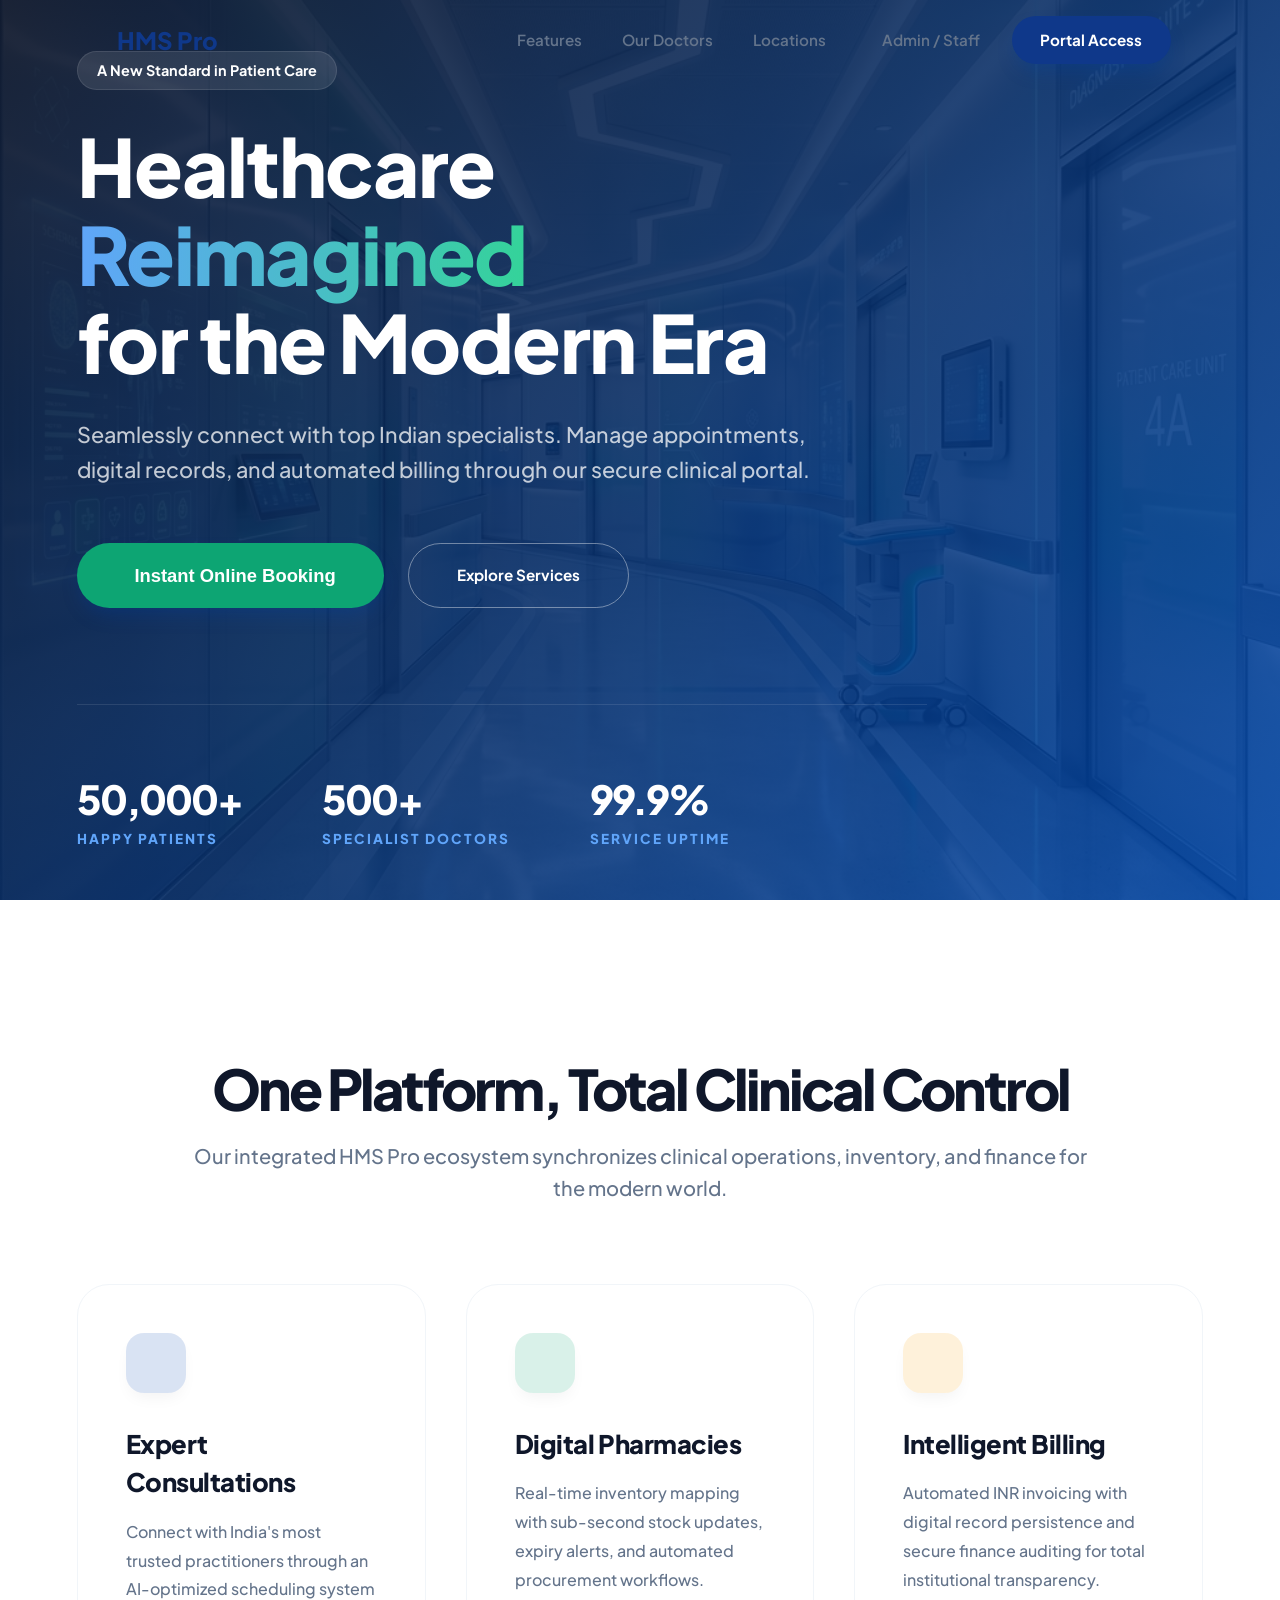
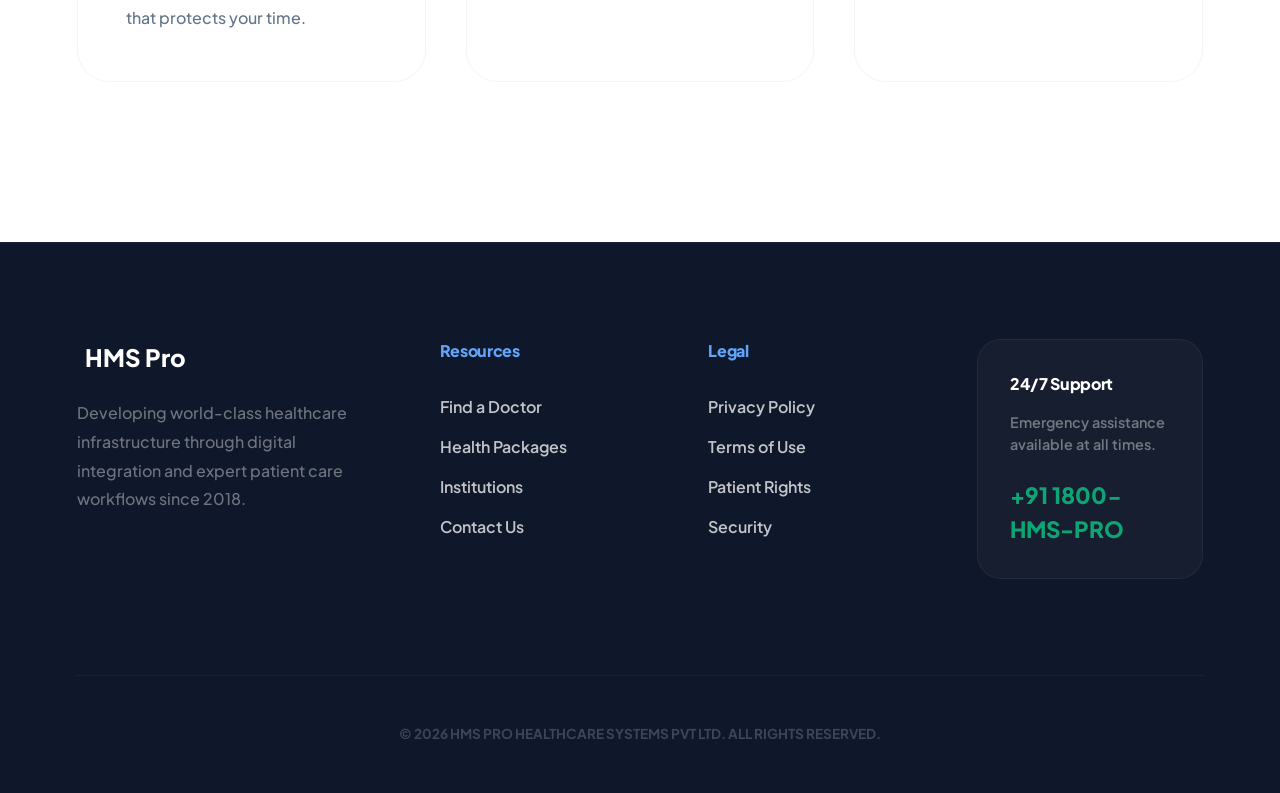
<file: index.html>
<!DOCTYPE html>
<html lang="en">

<head>
    <meta charset="UTF-8">
    <meta name="viewport" content="width=device-width, initial-scale=1.0">
    <meta name="description"
        content="HMS Pro - Premium Indian Healthcare Management System. Book appointments with top specialists online.">
    <title>HMS Pro | Premium Indian Healthcare</title>
    <link href="https://fonts.googleapis.com/css2?family=Plus+Jakarta+Sans:wght@400;500;600;700;800&display=swap"
        rel="stylesheet">
    <link rel="stylesheet" href="style.css">
    <link rel="stylesheet" href="https://unicons.iconscout.com/release/v4.0.0/css/line.css">
</head>

<body style="display: block;">
    <!-- Navigation -->
    <nav class="sticky-nav" id="main-nav">
        <div class="container flex-between">
            <a href="#" class="hero-logo">
                <i class="uil uil-medkit"></i> HMS Pro
            </a>
            <button id="mobile-menu-btn" class="hidden-desktop">
                <i class="uil uil-bars"></i>
            </button>
            <div class="nav-links" id="nav-links">
                <a href="#features" class="nav-link">Features</a>
                <a href="#about" class="nav-link">Our Doctors</a>
                <a href="#contact" class="nav-link">Locations</a>
                <div style="display: flex; gap: 1rem; align-items: center;">
                    <a href="login.html" class="nav-link" style="padding: 0.6rem 1rem;">Admin / Staff</a>
                    <a href="login.html" class="btn btn-primary" id="portal-access-btn">
                        Portal Access
                    </a>
                </div>
            </div>
        </div>
    </nav>

    <!-- Hero Section -->
    <header class="hero">
        <div class="hero-image-overlay"
            style="background: linear-gradient(135deg, rgba(15, 23, 42, 0.92), rgba(0, 71, 171, 0.85)), url('assets/hero-bg.png') center/cover;">
        </div>

        <div class="hero-content animate-fade-in-up">
            <div class="hero-tag">A New Standard in Patient Care</div>
            <h1>Healthcare <span>Reimagined</span><br>for the Modern Era</h1>
            <p
                style="color: rgba(255, 255, 255, 0.75); font-size: 1.35rem; max-width: 750px; margin-bottom: 3.5rem; line-height: 1.6; font-weight: 500;">
                Seamlessly connect with top Indian specialists. Manage appointments, digital records,
                and automated billing through our secure clinical portal.
            </p>
            <div class="hero-actions">
                <button class="btn btn-primary" id="instant-booking-btn"
                    style="padding: 1.25rem 3rem; font-size: 1.15rem; background: var(--success);"
                    onclick="HMS.openModal('booking-modal')">
                    <i class="uil uil-plus-circle"></i> Instant Online Booking
                </button>
                <a href="#features" class="btn btn-outline"
                    style="color: white; border-color: rgba(255, 255, 255, 0.4); padding: 1.25rem 3rem;">
                    Explore Services
                </a>
            </div>

            <!-- Hero Stats Row -->
            <div class="hero-stats-row"
                style="display: flex; gap: 5rem; margin-top: 6rem; border-top: 1px solid rgba(255,255,255,0.1); padding-top: 4rem;">
                <div class="stat-item">
                    <h3 style="color: white; font-size: 2.5rem; font-weight: 800; letter-spacing: -2px;">50,000+</h3>
                    <p style="color: #60A5FA; font-size: 0.85rem; font-weight: 800; letter-spacing: 2px;">HAPPY PATIENTS
                    </p>
                </div>
                <div class="stat-item">
                    <h3 style="color: white; font-size: 2.5rem; font-weight: 800; letter-spacing: -2px;">500+</h3>
                    <p style="color: #60A5FA; font-size: 0.85rem; font-weight: 800; letter-spacing: 2px;">SPECIALIST
                        DOCTORS</p>
                </div>
                <div class="stat-item">
                    <h3 style="color: white; font-size: 2.5rem; font-weight: 800; letter-spacing: -2px;">99.9%</h3>
                    <p style="color: #60A5FA; font-size: 0.85rem; font-weight: 800; letter-spacing: 2px;">SERVICE UPTIME
                    </p>
                </div>
            </div>
        </div>
    </header>

    <!-- Features Section -->
    <section id="features" class="features-section">
        <div style="text-align: center; max-width: 900px; margin: 0 auto 5rem;" class="animate-fade-in-up">
            <h2
                style="font-size: 3.5rem; font-weight: 900; letter-spacing: -3px; margin-bottom: 1.5rem; line-height: 1;">
                One Platform, Total <span>Clinical</span> Control</h2>
            <p style="color: var(--text-secondary); font-size: 1.25rem; line-height: 1.6; font-weight: 500;">
                Our integrated HMS Pro ecosystem synchronizes clinical operations, inventory, and finance for the modern
                world.
            </p>
        </div>

        <div class="feature-grid">
            <div class="feature-card">
                <div class="icon-box" style="color: var(--primary); background: rgba(0, 71, 171, 0.15);">
                    <i class="uil uil-medkit"></i>
                </div>
                <h3 style="font-size: 1.6rem; font-weight: 800; margin-bottom: 1rem; color: var(--text-primary);">Expert
                    Consultations</h3>
                <p style="color: var(--text-secondary); line-height: 1.8; font-weight: 500;">Connect with India's most
                    trusted practitioners through an AI-optimized scheduling system that protects your time.</p>
            </div>
            <div class="feature-card">
                <div class="icon-box" style="color: var(--success); background: rgba(0, 163, 108, 0.15);">
                    <i class="uil uil-flask"></i>
                </div>
                <h3 style="font-size: 1.6rem; font-weight: 800; margin-bottom: 1rem; color: var(--text-primary);">
                    Digital Pharmacies</h3>
                <p style="color: var(--text-secondary); line-height: 1.8; font-weight: 500;">Real-time inventory mapping
                    with sub-second stock updates, expiry alerts, and automated procurement workflows.</p>
            </div>
            <div class="feature-card">
                <div class="icon-box" style="color: var(--warning); background: rgba(245, 158, 11, 0.15);">
                    <i class="uil uil-bill"></i>
                </div>
                <h3 style="font-size: 1.6rem; font-weight: 800; margin-bottom: 1rem; color: var(--text-primary);">
                    Intelligent Billing</h3>
                <p style="color: var(--text-secondary); line-height: 1.8; font-weight: 500;">Automated INR invoicing
                    with digital record persistence and secure finance auditing for total institutional transparency.
                </p>
            </div>
        </div>
    </section>

    <!-- Booking Modal Popup -->
    <div class="modal-overlay" id="booking-modal">
        <div class="modal-content booking-modal-content">
            <div class="modal-header-premium">
                <h3>Find Your Slot</h3>
                <p>Instant confirmation for your medical visit.</p>
                <button class="close-btn" onclick="HMS.closeModal('booking-modal')">&times;</button>
            </div>
            <div class="modal-body-premium">
                <form id="public-booking-form" class="booking-form">
                    <div class="form-group">
                        <label for="book-name">Patient Full Name</label>
                        <input type="text" id="book-name" class="form-control" placeholder="E.g. Sumit Patel" required>
                    </div>
                    <div class="form-row booking-form-row">
                        <div class="form-group">
                            <label for="book-age">Age</label>
                            <input type="number" id="book-age" class="form-control" placeholder="25" required min="0">
                        </div>
                        <div class="form-group">
                            <label for="book-gender">Gender</label>
                            <select id="book-gender" class="form-control" required>
                                <option value="Male">Male</option>
                                <option value="Female">Female</option>
                                <option value="Other">Other</option>
                            </select>
                        </div>
                    </div>
                    <div class="form-group">
                        <label for="book-contact">Mobile Number (Login Credential)</label>
                        <input type="tel" id="book-contact" class="form-control" placeholder="9876543210" required
                            pattern="[0-9]{10}">
                    </div>
                    <div class="form-group">
                        <label for="book-doctor">Specialist Doctor</label>
                        <select id="book-doctor" class="form-control" required title="Choose a doctor">
                            <option value="" disabled selected>Loading Surgeons & Physicians...</option>
                        </select>
                    </div>
                    <div class="form-row booking-form-row" style="margin-top: 1rem;">
                        <div class="form-group">
                            <label for="book-date">Preferred Date</label>
                            <input type="date" id="book-date" class="form-control" required>
                        </div>
                        <div class="form-group">
                            <label for="book-time">Select Time Slot</label>
                            <input type="time" id="book-time" class="form-control" required>
                        </div>
                    </div>
                    <button type="submit" class="btn btn-primary booking-submit-btn" id="submit-booking-btn">
                        <i class="uil uil-check-circle"></i> Secure Patient Slot
                    </button>
                    <p
                        style="text-align: center; margin-top: 1.5rem; font-size: 0.85rem; color: var(--text-secondary); font-weight: 600;">
                        Wait times are currently: <span style="color: var(--success);">~15 minutes</span>
                    </p>
                </form>
            </div>
        </div>
    </div>

    <!-- Toast Notification Container -->
    <div class="toast-container" id="toast-container"></div>

    <!-- Main Footer -->
    <footer
        style="background: #0f172a; padding: 6rem 6% 3rem; color: white; border-top: 1px solid rgba(255,255,255,0.05);">
        <div class="footer-grid"
            style="max-width: 1400px; margin: 0 auto; display: grid; grid-template-columns: 1.5fr 1fr 1fr 1.2fr; gap: 5rem;">
            <div>
                <a href="#" class="hero-logo" style="margin-bottom: 1.5rem; color: white;">
                    <i class="uil uil-medkit"></i> HMS Pro
                </a>
                <p style="color: rgba(255,255,255,0.4); line-height: 1.8; margin-bottom: 2rem; font-weight: 500;">
                    Developing world-class healthcare infrastructure through digital integration
                    and expert patient care workflows since 2018.
                </p>
                <div style="display: flex; gap: 1rem;">
                    <a href="#" style="color: rgba(255,255,255,0.85); font-size: 1.5rem;"><i
                            class="uil uil-facebook"></i></a>
                    <a href="#" style="color: rgba(255,255,255,0.85); font-size: 1.5rem;"><i
                            class="uil uil-twitter"></i></a>
                    <a href="#" style="color: rgba(255,255,255,0.85); font-size: 1.5rem;"><i
                            class="uil uil-instagram"></i></a>
                </div>
            </div>
            <div>
                <h4 style="font-weight: 800; margin-bottom: 2rem; color: #60A5FA;">Resources</h4>
                <div style="display: flex; flex-direction: column; gap: 1rem;">
                    <a href="#" style="color: rgba(255,255,255,0.75); text-decoration: none; font-weight: 600;">Find a
                        Doctor</a>
                    <a href="#" style="color: rgba(255,255,255,0.75); text-decoration: none; font-weight: 600;">Health
                        Packages</a>
                    <a href="#"
                        style="color: rgba(255,255,255,0.75); text-decoration: none; font-weight: 600;">Institutions</a>
                    <a href="#" style="color: rgba(255,255,255,0.75); text-decoration: none; font-weight: 600;">Contact
                        Us</a>
                </div>
            </div>
            <div>
                <h4 style="font-weight: 800; margin-bottom: 2rem; color: #60A5FA;">Legal</h4>
                <div style="display: flex; flex-direction: column; gap: 1rem;">
                    <a href="#" style="color: rgba(255,255,255,0.75); text-decoration: none; font-weight: 600;">Privacy
                        Policy</a>
                    <a href="#" style="color: rgba(255,255,255,0.75); text-decoration: none; font-weight: 600;">Terms of
                        Use</a>
                    <a href="#" style="color: rgba(255,255,255,0.75); text-decoration: none; font-weight: 600;">Patient
                        Rights</a>
                    <a href="#"
                        style="color: rgba(255,255,255,0.75); text-decoration: none; font-weight: 600;">Security</a>
                </div>
            </div>
            <div
                style="background: rgba(255,255,255,0.03); padding: 2rem; border-radius: 24px; border: 1px solid rgba(255,255,255,0.05);">
                <h4 style="font-weight: 800; margin-bottom: 1rem; color: white;">24/7 Support</h4>
                <p style="color: rgba(255,255,255,0.4); font-size: 0.9rem; margin-bottom: 1.5rem; font-weight: 600;">
                    Emergency assistance available at all times.</p>
                <div style="color: var(--success); font-size: 1.4rem; font-weight: 800;">+91 1800-HMS-PRO</div>
            </div>
        </div>
        <div
            style="text-align: center; margin-top: 6rem; padding-top: 3rem; border-top: 1px solid rgba(255,255,255,0.05); color: rgba(255,255,255,0.2); font-size: 0.85rem; font-weight: 700;">
            &copy; 2026 HMS PRO HEALTHCARE SYSTEMS PVT LTD. ALL RIGHTS RESERVED.
        </div>
    </footer>

    <!-- Scripts -->
    <script src="script.js"></script>
    <script>
        // Hero Navigation Scroll Effect
        window.addEventListener('scroll', () => {
            const nav = document.getElementById('main-nav');
            if (window.scrollY > 100) {
                nav.classList.add('scrolled');
            } else {
                nav.classList.remove('scrolled');
            }
        });
    </script>
</body>

</html>
</file>
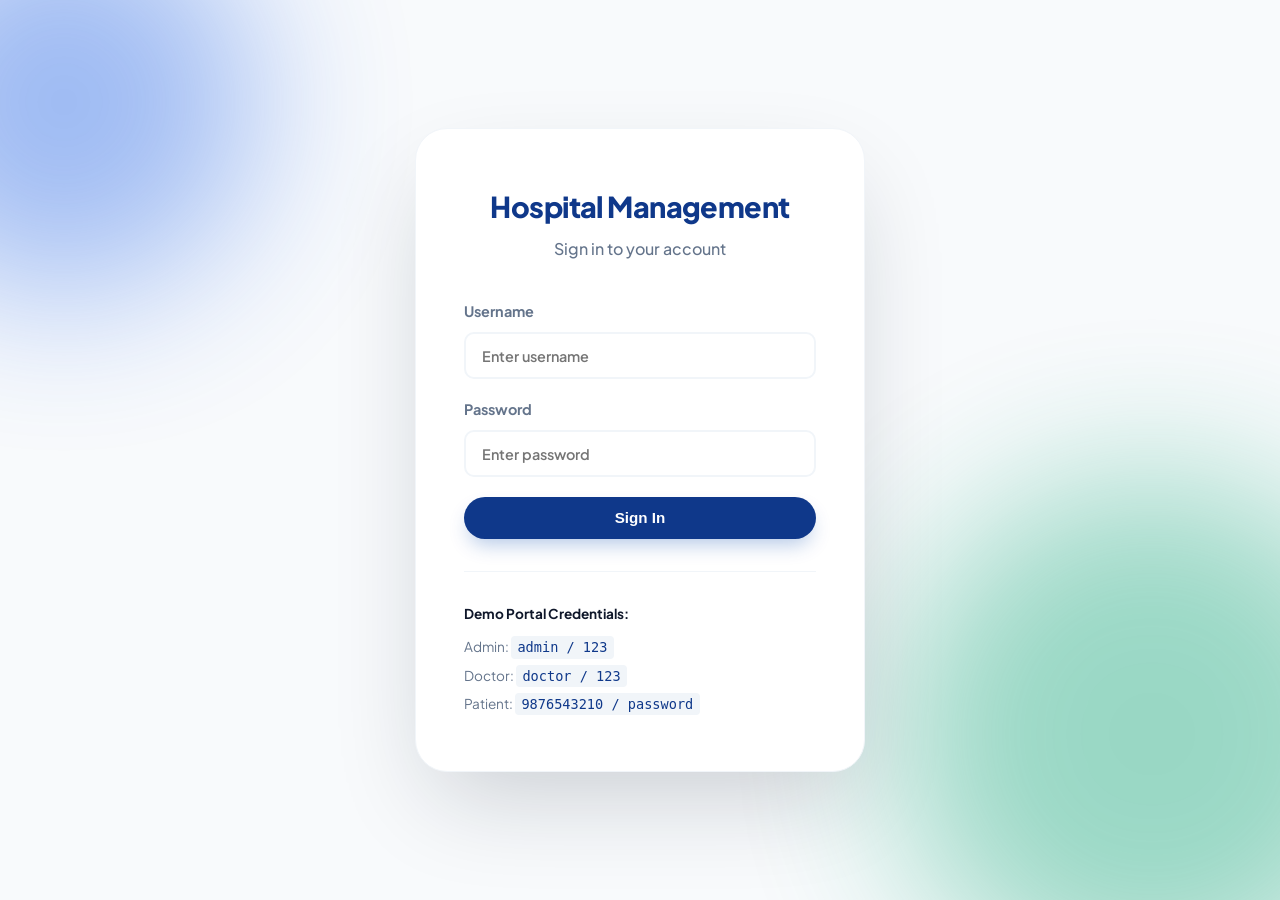
<file: appointments.html>
<!DOCTYPE html>
<html lang="en">
<head>
    <meta charset="UTF-8">
    <meta name="viewport" content="width=device-width, initial-scale=1.0">
    <title>HMS | Appointments</title>
    <link href="https://fonts.googleapis.com/css2?family=Plus+Jakarta+Sans:wght@400;500;600;700;800&display=swap" rel="stylesheet">
    <link rel="stylesheet" href="style.css">
    <link rel="stylesheet" href="https://unicons.iconscout.com/release/v4.0.0/css/line.css">
</head>
<body>
    <div class="app-container">
        <!-- Sidebar -->
        <aside class="sidebar">
            <div class="sidebar-header">
                <i class="uil uil-medkit"></i>
                <h2>HMS Pro</h2>
            </div>
            <div class="sidebar-menu">
                <a href="dashboard.html" class="menu-item">
                    <i class="uil uil-estate"></i> Dashboard
                </a>
                <a href="patients.html" class="menu-item">
                    <i class="uil uil-users-alt"></i> Patients
                </a>
                <a href="appointments.html" class="menu-item active">
                    <i class="uil uil-calendar-alt"></i> Appointments
                </a>
                <a href="pharmacy.html" class="menu-item">
                    <i class="uil uil-capsule"></i> Pharmacy
                </a>
                <a href="billing.html" class="menu-item">
                    <i class="uil uil-invoice"></i> Billing
                </a>
            </div>
            <div class="sidebar-footer">
                <a href="#" id="logout-btn" class="menu-item text-danger">
                    <i class="uil uil-signout"></i> Logout
                </a>
            </div>
        </aside>

        <!-- Main Content -->
        <main class="main-content">
            <!-- Topbar -->
            <header class="topbar">
                <div class="flex-between" style="gap: 1.5rem;">
                    <button id="sidebar-toggle" class="btn-outline">
                        <i class="uil uil-bars"></i>
                    </button>
                    <h1 class="page-title">Appointments Management</h1>
                </div>
                <div class="user-info">
                    <div class="user-details" style="text-align: right;">
                        <div id="current-user-name" class="fw-600" style="font-size: 0.95rem;">Loading...</div>
                        <div class="fs-small text-secondary">Manage System</div>
                    </div>
                    <div class="user-avatar">
                        <i class="uil uil-user"></i>
                    </div>
                </div>
            </header>

            <div class="content-wrapper animate-fade-in">
                <div class="data-card">
                    <div class="card-header">
                        <h3>Appointments Schedule</h3>
                        <div class="flex-gap-1" style="gap: 0.5rem;">
                            <button class="btn btn-outline" onclick="window.HMS.exportToCSV('appointments', 'Appointments_Schedule')">
                                <i class="uil uil-file-export"></i> Export CSV
                            </button>
                            <button class="btn btn-primary" onclick="HMS.openModal('appointment-modal')">
                                <i class="uil uil-plus"></i> Schedule Appointment
                            </button>
                        </div>
                    </div>
                    <div class="table-responsive">
                        <table>
                            <thead>
                                <tr>
                                    <th>ID</th>
                                    <th>Patient</th>
                                    <th>Doctor</th>
                                    <th>Date</th>
                                    <th>Time</th>
                                    <th>Status</th>
                                    <th>Actions</th>
                                </tr>
                            </thead>
                            <tbody id="appointments-tbody">
                                <!-- Populated dynamically -->
                            </tbody>
                        </table>
                    </div>
                    <div class="card-footer flex-between mt-20">
                        <p id="pagination-info" class="fs-small text-secondary">Showing 1-5 of 0</p>
                        <div class="flex-gap-1" style="gap: 0.5rem;">
                            <button class="btn btn-outline p-10 fs-small" id="prev-page">Prev</button>
                            <button class="btn btn-outline p-10 fs-small" id="next-page">Next</button>
                        </div>
                    </div>
                </div>
            </div>
        </main>
    </div>

    <!-- Add/Edit Appointment Modal -->
    <div class="modal-overlay" id="appointment-modal">
        <div class="modal-content">
            <div class="modal-header">
                <h3 id="appointment-modal-title">Schedule Appointment</h3>
                <button class="close-btn" onclick="HMS.closeModal('appointment-modal')">&times;</button>
            </div>
            <form id="appointment-form">
                <input type="hidden" id="appointment-id">
                <div class="form-group">
                    <label for="app-patient">Patient</label>
                    <select id="app-patient" class="form-control" required>
                        <!-- Populated by JS -->
                    </select>
                </div>
                <div class="form-group">
                    <label for="app-doctor">Assigned Doctor</label>
                    <select id="app-doctor" class="form-control" required>
                        <!-- Populated by JS -->
                    </select>
                </div>
                <div class="form-row">
                    <div class="form-group">
                        <label for="app-date">Date</label>
                        <input type="date" id="app-date" class="form-control" required>
                    </div>
                    <div class="form-group">
                        <label for="app-time">Time</label>
                        <input type="time" id="app-time" class="form-control" required>
                    </div>
                </div>
                <div class="form-group">
                    <label for="app-status">Status</label>
                    <select id="app-status" class="form-control" required>
                        <option value="Active">Active</option>
                        <option value="Pending">Pending</option>
                        <option value="Cancelled">Cancelled</option>
                    </select>
                </div>
                <div class="flex-gap-1 mt-20">
                    <button type="button" class="btn btn-outline" onclick="HMS.closeModal('appointment-modal')">Cancel</button>
                    <button type="submit" class="btn btn-primary" style="flex: 1;">Save Appointment</button>
                </div>
            </form>
        </div>
    </div>

    <div id="toast-container"></div>
    <script src="script.js"></script>
    <script>
        document.addEventListener('DOMContentLoaded', () => {
            if (window.HMS) {
                const renderAppList = (data) => {
                    const tbody = document.getElementById('appointments-tbody');
                    tbody.innerHTML = data.map(a => `
                        <tr>
                            <td><strong>#${a.id}</strong></td>
                            <td>${a.patientName}</td>
                            <td>${a.doctorName}</td>
                            <td>${a.date}</td>
                            <td>${a.time}</td>
                            <td><span class="badge ${a.status === 'Active' ? 'success' : 'warning'}">${a.status}</span></td>
                            <td>
                                <button class="btn p-5 text-danger action-btn" data-action="delete" data-id="${a.id}"><i class="uil uil-trash"></i></button>
                            </td>
                        </tr>
                    `).join('') || '<tr><td colspan="7">No appointments found.</td></tr>';
                };

                const appointments = HMS.getData('appointments');
                HMS.initPagination(appointments, 'appointments-tbody', 'pagination-info', 'prev-page', 'next-page', renderAppList);
                HMS.populatePatientSelects();

                // Event delegation for delete
                document.getElementById('appointments-tbody').addEventListener('click', (e) => {
                    const btn = e.target.closest('.action-btn');
                    if (!btn) return;
                    const id = Number(btn.dataset.id);
                    if (btn.dataset.action === 'delete') HMS.deleteAppointment(id);
                });

                document.getElementById('appointment-form').addEventListener('submit', (e) => {
                    e.preventDefault();
                    const rawId = document.getElementById('appointment-id').value;
                    const id = rawId ? Number(rawId) : null;
                    const data = {
                        patientName: document.getElementById('app-patient').value,
                        doctorName: document.getElementById('app-doctor').value,
                        date: document.getElementById('app-date').value,
                        time: document.getElementById('app-time').value,
                        status: document.getElementById('app-status').value
                    };
                    HMS.saveAppointment(id, data);
                    setTimeout(() => location.reload(), 800);
                });
            }
        });
    </script>
</body>
</html>
</file>
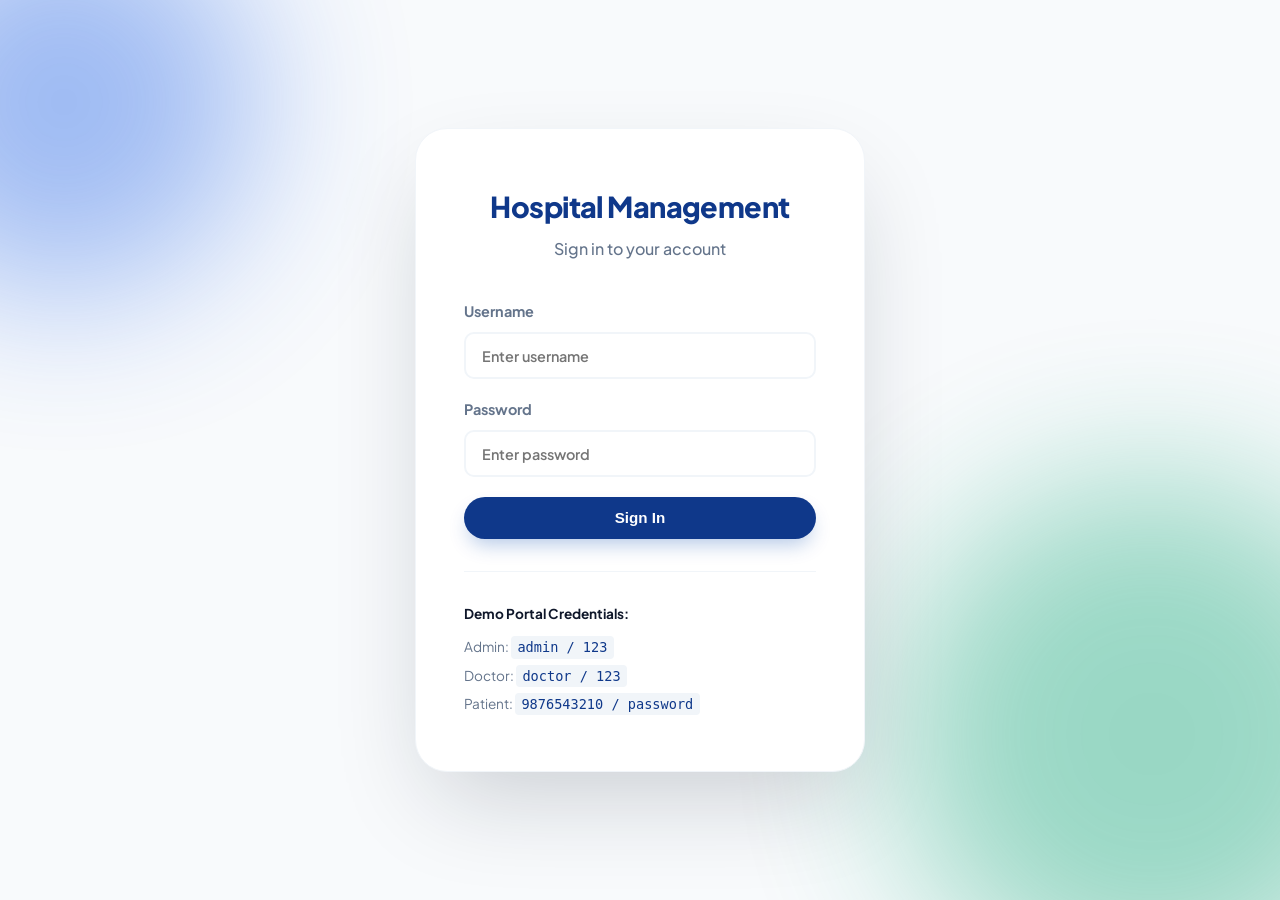
<file: billing.html>
<!DOCTYPE html>
<html lang="en">
<head>
    <meta charset="UTF-8">
    <meta name="viewport" content="width=device-width, initial-scale=1.0">
    <title>HMS | Billing</title>
    <link href="https://fonts.googleapis.com/css2?family=Plus+Jakarta+Sans:wght@400;500;600;700;800&display=swap" rel="stylesheet">
    <link rel="stylesheet" href="style.css">
    <link rel="stylesheet" href="https://unicons.iconscout.com/release/v4.0.0/css/line.css">
</head>
<body>
    <div class="app-container">
        <!-- Sidebar -->
        <aside class="sidebar">
            <div class="sidebar-header">
                <i class="uil uil-medkit"></i>
                <h2>HMS Pro</h2>
            </div>
            <div class="sidebar-menu">
                <a href="dashboard.html" class="menu-item">
                    <i class="uil uil-estate"></i> Dashboard
                </a>
                <a href="patients.html" class="menu-item">
                    <i class="uil uil-users-alt"></i> Patients
                </a>
                <a href="appointments.html" class="menu-item">
                    <i class="uil uil-calendar-alt"></i> Appointments
                </a>
                <a href="pharmacy.html" class="menu-item">
                    <i class="uil uil-capsule"></i> Pharmacy
                </a>
                <a href="billing.html" class="menu-item active">
                    <i class="uil uil-invoice"></i> Billing
                </a>
            </div>
            <div class="sidebar-footer">
                <a href="#" id="logout-btn" class="menu-item text-danger">
                    <i class="uil uil-signout"></i> Logout
                </a>
            </div>
        </aside>

        <!-- Main Content -->
        <main class="main-content">
            <!-- Topbar -->
            <header class="topbar">
                <div class="flex-between" style="gap: 1.5rem;">
                    <button id="sidebar-toggle" class="btn-outline">
                        <i class="uil uil-bars"></i>
                    </button>
                    <h1 class="page-title">Billing & Invoices</h1>
                </div>
                <div class="user-info">
                    <div class="user-details" style="text-align: right;">
                        <div id="current-user-name" class="fw-600" style="font-size: 0.95rem;">Loading...</div>
                        <div class="fs-small text-secondary">Manage System</div>
                    </div>
                    <div class="user-avatar">
                        <i class="uil uil-user"></i>
                    </div>
                </div>
            </header>

            <div class="content-wrapper animate-fade-in">
                <div class="data-card">
                    <div class="card-header">
                        <h3>Recent Invoices</h3>
                        <div class="flex-gap-1" style="gap: 0.5rem;">
                            <button class="btn btn-outline" onclick="window.HMS.exportToCSV('bills', 'Billing_Records')">
                                <i class="uil uil-file-export"></i> Export CSV
                            </button>
                            <button class="btn btn-primary" onclick="document.getElementById('bill-id').value=''; document.getElementById('bill-form').reset(); document.getElementById('bill-modal-title').textContent='Generate Invoice'; document.getElementById('bill-date').valueAsDate=new Date(); HMS.populateBillPatientSelects(); HMS.openModal('bill-modal')">
                                <i class="uil uil-plus"></i> Generate Bill
                            </button>
                        </div>
                    </div>
                    <div class="table-responsive">
                        <table>
                            <thead>
                                <tr>
                                    <th>Invoice #</th>
                                    <th>Patient</th>
                                    <th>Date</th>
                                    <th>Amount</th>
                                    <th>Status</th>
                                    <th>Actions</th>
                                </tr>
                            </thead>
                            <tbody id="bills-tbody">
                                <!-- Populated dynamically -->
                            </tbody>
                        </table>
                    </div>
                    <div class="card-footer flex-between mt-20">
                        <p id="pagination-info" class="fs-small text-secondary">Showing 1-5 of 0</p>
                        <div class="flex-gap-1" style="gap: 0.5rem;">
                            <button class="btn btn-outline p-10 fs-small" id="prev-page">Prev</button>
                            <button class="btn btn-outline p-10 fs-small" id="next-page">Next</button>
                        </div>
                    </div>
                </div>
            </div>
        </main>
    </div>

    <!-- Add/Edit Bill Modal -->
    <div class="modal-overlay" id="bill-modal">
        <div class="modal-content">
            <div class="modal-header">
                <h3 id="bill-modal-title">Generate Invoice</h3>
                <button class="close-btn" onclick="HMS.closeModal('bill-modal')">&times;</button>
            </div>
            <form id="bill-form">
                <input type="hidden" id="bill-id">
                <div class="form-group">
                    <label for="bill-patient">Select Patient</label>
                    <select id="bill-patient" class="form-control" required>
                        <!-- Populated by JS -->
                    </select>
                </div>
                <div class="form-row">
                    <div class="form-group">
                        <label for="bill-date">Invoice Date</label>
                        <input type="date" id="bill-date" class="form-control" required>
                    </div>
                    <div class="form-group">
                        <label for="bill-amount">Total Amount (₹)</label>
                        <input type="number" id="bill-amount" class="form-control" required step="0.01" min="0">
                    </div>
                </div>
                <div class="form-group">
                    <label for="bill-status">Payment Status</label>
                    <select id="bill-status" class="form-control" required>
                        <option value="Unpaid">Unpaid</option>
                        <option value="Paid">Paid</option>
                    </select>
                </div>
                <div class="flex-gap-1 mt-20">
                    <button type="button" class="btn btn-outline" onclick="HMS.closeModal('bill-modal')">Cancel</button>
                    <button type="submit" class="btn btn-primary" style="flex: 1;">Save Invoice</button>
                </div>
            </form>
        </div>
    </div>

    <div id="toast-container"></div>
    <script src="script.js"></script>
    <script>
        document.addEventListener('DOMContentLoaded', () => {
            if (window.HMS) {
                const renderBillList = (data) => {
                    const tbody = document.getElementById('bills-tbody');
                    tbody.innerHTML = data.map(b => {
                        const badgeClass = b.status === 'Paid' ? 'success' : 'warning';
                        return `
                        <tr>
                            <td><strong>#${b.id}</strong></td>
                            <td>${b.patientName}</td>
                            <td>${b.date}</td>
                            <td>&#8377;${parseFloat(b.amount).toFixed(2)}</td>
                            <td><span class="badge ${badgeClass}">${b.status}</span></td>
                            <td>
                                <button class="btn p-5 action-btn" data-action="edit" data-id="${b.id}"><i class="uil uil-edit"></i></button>
                                <button class="btn p-5 text-danger action-btn" data-action="delete" data-id="${b.id}"><i class="uil uil-trash"></i></button>
                            </td>
                        </tr>`;
                    }).join('') || '<tr><td colspan="6">No invoices found.</td></tr>';
                };

                const bills = HMS.getData('bills');
                HMS.initPagination(bills, 'bills-tbody', 'pagination-info', 'prev-page', 'next-page', renderBillList);
                HMS.populateBillPatientSelects();

                // Default to today's date
                document.getElementById('bill-date').valueAsDate = new Date();

                // Event delegation for edit/delete
                document.getElementById('bills-tbody').addEventListener('click', (e) => {
                    const btn = e.target.closest('.action-btn');
                    if (!btn) return;
                    const id = Number(btn.dataset.id);
                    const action = btn.dataset.action;
                    if (action === 'edit') HMS.editBill(id);
                    if (action === 'delete') HMS.deleteBill(id);
                });

                document.getElementById('bill-form').addEventListener('submit', (e) => {
                    e.preventDefault();
                    const rawId = document.getElementById('bill-id').value;
                    const id = rawId ? Number(rawId) : null;
                    const data = {
                        patientName: document.getElementById('bill-patient').value,
                        date: document.getElementById('bill-date').value,
                        amount: parseFloat(document.getElementById('bill-amount').value),
                        status: document.getElementById('bill-status').value
                    };
                    HMS.saveBill(id, data);
                    setTimeout(() => location.reload(), 800);
                });
            }
        });
    </script>
</body>
</html>
</file>
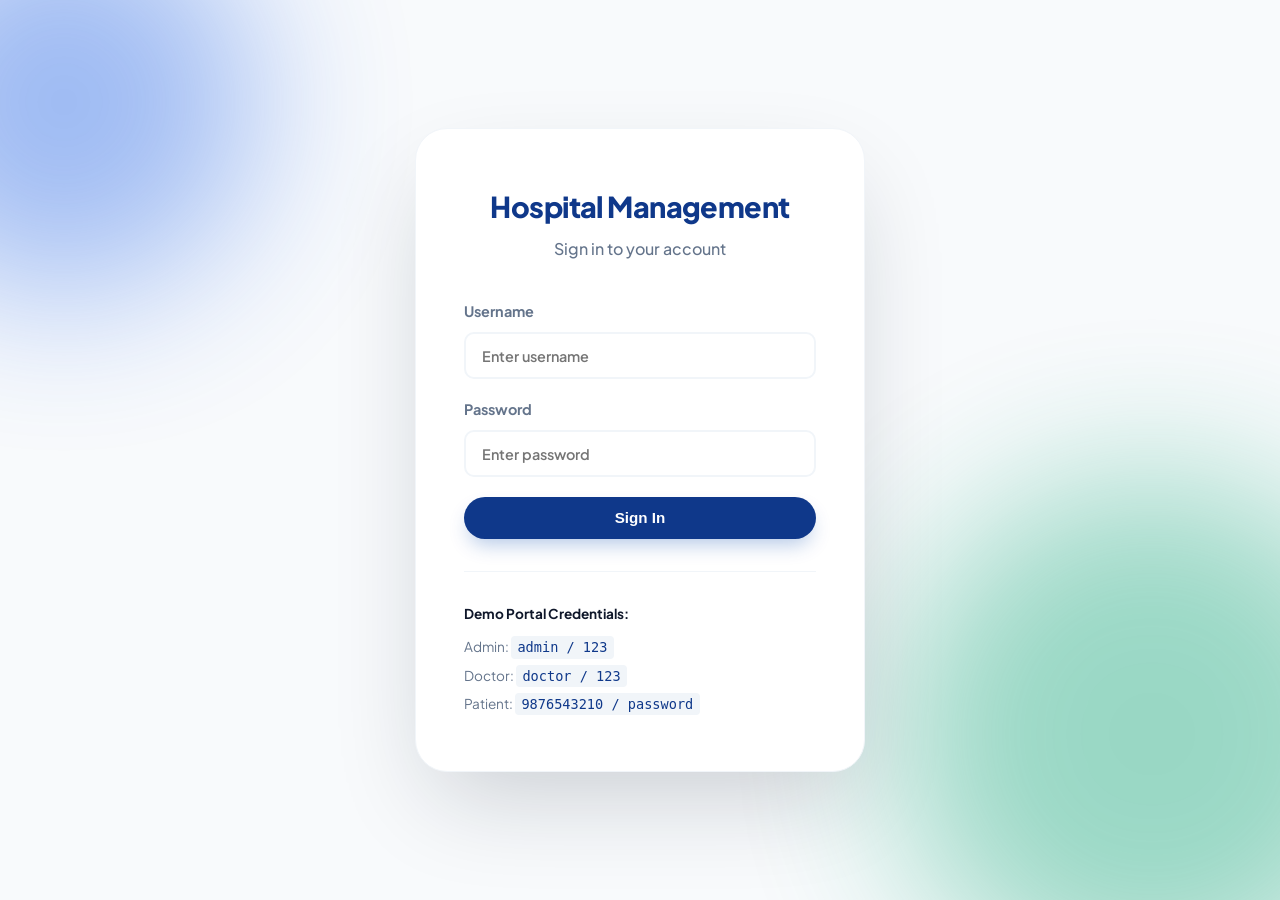
<file: doctor_dashboard.html>
<!DOCTYPE html>
<html lang="en">
<head>
    <meta charset="UTF-8">
    <meta name="viewport" content="width=device-width, initial-scale=1.0">
    <title>HMS | Doctor Dashboard</title>
    <link href="https://fonts.googleapis.com/css2?family=Plus+Jakarta+Sans:wght@400;500;600;700;800&display=swap" rel="stylesheet">
    <link rel="stylesheet" href="style.css">
    <link rel="stylesheet" href="https://unicons.iconscout.com/release/v4.0.0/css/line.css">
</head>
<body>
    <div class="app-container">
        <!-- Sidebar -->
        <aside class="sidebar">
            <div class="sidebar-header">
                <i class="uil uil-medkit"></i>
                <h2>HMS Pro</h2>
            </div>
            <div class="sidebar-menu">
                <a href="doctor_dashboard.html" class="menu-item active">
                    <i class="uil uil-estate"></i> Dashboard
                </a>
                <a href="patients.html" class="menu-item">
                    <i class="uil uil-users-alt"></i> Patients
                </a>
                <a href="appointments.html" class="menu-item">
                    <i class="uil uil-calendar-alt"></i> Appointments
                </a>
                <a href="billing.html" class="menu-item">
                    <i class="uil uil-invoice"></i> Billing
                </a>
            </div>
            <div class="sidebar-footer">
                <a href="#" id="logout-btn" class="menu-item" style="color: var(--danger);">
                    <i class="uil uil-signout"></i> Logout
                </a>
            </div>
        </aside>

        <!-- Main Content -->
        <main class="main-content">
            <!-- Topbar -->
            <header class="topbar">
                <div style="display: flex; align-items: center; gap: 1.5rem;">
                    <button id="sidebar-toggle" class="btn-outline">
                        <i class="uil uil-bars"></i>
                    </button>
                    <h1 class="page-title">Doctor Overview</h1>
                </div>
                <div class="user-info">
                    <div class="user-details" style="text-align: right;">
                        <div id="current-user-name" style="font-weight: 600; font-size: 0.95rem;">Loading...</div>
                        <div style="font-size: 0.8rem; color: var(--text-secondary);">Manage System</div>
                    </div>
                    <div class="user-avatar">
                        <i class="uil uil-user-md"></i>
                    </div>
                </div>
            </header>

            <div class="content-wrapper animate-fade-in">
                <!-- Stats Grid -->
                <div class="stats-grid" id="dashboard-stats">
                    <div class="stat-card">
                        <div class="stat-icon primary">
                            <i class="uil uil-users-alt"></i>
                        </div>
                        <div class="stat-details">
                            <h3 id="doc-stat-patients">0</h3>
                            <p>My Patients</p>
                        </div>
                    </div>
                    
                    <div class="stat-card">
                        <div class="stat-icon success">
                            <i class="uil uil-calendar-alt"></i>
                        </div>
                        <div class="stat-details">
                            <h3 id="doc-stat-appointments">0</h3>
                            <p>My Appointments</p>
                        </div>
                    </div>
                </div>

                <div class="data-card">
                    <div class="card-header">
                        <h3>My Upcoming Appointments</h3>
                        <a href="appointments.html" class="btn btn-outline" style="padding: 0.4rem 1rem; font-size: 0.85rem;">View All</a>
                    </div>
                    <div class="table-responsive">
                        <table>
                            <thead>
                                <tr>
                                    <th>Patient Name</th>
                                    <th>Date</th>
                                    <th>Time</th>
                                    <th>Status</th>
                                    <th>Actions</th>
                                </tr>
                            </thead>
                            <tbody id="doc-recent-appointments">
                                <!-- Populated dynamically -->
                            </tbody>
                        </table>
                    </div>
                </div>
            </div>
        </main>
    </div>

    <!-- Treatment/Prescription Modal -->
    <div class="modal-overlay" id="treatment-modal">
        <div class="modal-content max-w-650">
            <div class="modal-header">
                <h3 id="treatment-modal-title">Patient Treatment & Prescription</h3>
                <button class="close-btn" onclick="HMS.closeModal('treatment-modal')">&times;</button>
            </div>
            <form id="treatment-form">
                <input type="hidden" id="treatment-app-id">
                <div class="form-group">
                    <label>Patient: <span id="treatment-patient-name" class="text-primary"></span></label>
                </div>
                
                <div class="form-group">
                    <label for="treatment-notes">Diagnosis & Clinical Notes</label>
                    <textarea id="treatment-notes" class="form-control" rows="4" placeholder="Enter findings, diagnosis, and advice..." required></textarea>
                </div>

                <div class="form-group">
                    <label class="flex-between">
                        Prescription (Medications)
                        <button type="button" class="btn btn-outline p-10 fs-small" onclick="addPrescriptionRow()">
                            <i class="uil uil-plus"></i> Add Medicine
                        </button>
                    </label>
                    <div id="prescription-list" class="mt-20">
                        <!-- Rows added here -->
                    </div>
                </div>

                <div style="display: flex; gap: 1rem; margin-top: 2rem;">
                    <button type="button" class="btn btn-outline" onclick="HMS.closeModal('treatment-modal')">Cancel</button>
                    <button type="submit" class="btn btn-primary" style="flex: 1;">Complete Consultation & Save</button>
                </div>
            </form>
        </div>
    </div>

    <script src="script.js"></script>
    <script>
        const addPrescriptionRow = (med = '', dose = '', freq = '') => {
            const container = document.getElementById('prescription-list');
            const row = document.createElement('div');
            row.className = 'prescription-row mb-10';
            row.innerHTML = `
                <input type="text" class="form-control pres-med" placeholder="Medicine" value="${med}" required>
                <input type="text" class="form-control pres-dose" placeholder="Dosage (e.g. 1 cap)" value="${dose}" required>
                <input type="text" class="form-control pres-freq" placeholder="Freq (e.g. 1-0-1)" value="${freq}" required>
                <button type="button" class="btn btn-outline p-0" onclick="this.parentElement.remove()">
                    <i class="uil uil-trash-alt text-danger"></i>
                </button>
            `;
            container.appendChild(row);
        };

        const openTreatmentModal = (appId) => {
            const apps = HMS.getData('appointments');
            const app = apps.find(a => a.id === appId);
            if (!app) return;

            document.getElementById('treatment-app-id').value = appId;
            document.getElementById('treatment-patient-name').textContent = app.patientName;
            document.getElementById('treatment-notes').value = app.notes || '';
            
            const container = document.getElementById('prescription-list');
            container.innerHTML = '';
            if (app.prescription && app.prescription.length > 0) {
                app.prescription.forEach(p => addPrescriptionRow(p.medicine, p.dosage, p.frequency));
            } else {
                addPrescriptionRow();
            }
            
            HMS.openModal('treatment-modal');
        };

        document.getElementById('treatment-form').addEventListener('submit', (e) => {
            e.preventDefault();
            const appId = parseInt(document.getElementById('treatment-app-id').value);
            const notes = document.getElementById('treatment-notes').value;
            
            const prescription = [];
            document.querySelectorAll('#prescription-list .prescription-row').forEach(row => {
                prescription.push({
                    medicine: row.querySelector('.pres-med').value,
                    dosage: row.querySelector('.pres-dose').value,
                    frequency: row.querySelector('.pres-freq').value
                });
            });

            const apps = HMS.getData('appointments');
            const index = apps.findIndex(a => a.id === appId);
            if (index > -1) {
                apps[index].notes = notes;
                apps[index].prescription = prescription;
                apps[index].status = 'Completed';
                HMS.setData('appointments', apps);
                HMS.showToast('Consultation completed successfully!', 'success');
                HMS.closeModal('treatment-modal');
                location.reload(); // Refresh to update list
            }
        });

        document.addEventListener('DOMContentLoaded', () => {
            if (window.HMS) {
                const user = JSON.parse(localStorage.getItem('hms_user'));
                if(!user || user.role !== 'Doctor') return;
                
                // Find doctor name from the doctor set based on the username
                const doctorProfile = HMS.getData('doctors').find(d => d.name.toLowerCase().includes(user.username) || d.spec.toLowerCase().includes(user.username)); 
                // Hardcoded fallback for the 'doctor' seed user
                const doctorName = user.username === 'doctor' ? 'Dr. Rahul Sharma' : user.username;

                const appointments = HMS.getData('appointments').filter(a => a.doctor === doctorName);
                const patientIds = new Set(appointments.map(a => a.patientId));
                
                document.getElementById('doc-stat-appointments').textContent = appointments.length;
                document.getElementById('doc-stat-patients').textContent = patientIds.size;

                const tbody = document.getElementById('doc-recent-appointments');
                
                if (appointments.length === 0) {
                    tbody.innerHTML = '<tr><td colspan="5" style="text-align: center; color: var(--text-secondary);">No appointments found</td></tr>';
                } else {
                    appointments.sort((a, b) => new Date(b.date) - new Date(a.date)).forEach(app => {
                        const tr = document.createElement('tr');
                        const statusClass = app.status.toLowerCase();
                        const actionBtn = (app.status === 'Active' || app.status === 'Pending') ? 
                            `<button class="btn btn-primary" style="padding: 0.3rem 0.8rem; font-size: 0.8rem;" onclick="openTreatmentModal(${app.id})">Treat Patient</button>` : 
                            `<span style="color: var(--text-secondary); font-size: 0.8rem;">Checked</span>`;

                        tr.innerHTML = `
                            <td><strong>${app.patientName}</strong></td>
                            <td>${HMS.formatDate(app.date)}</td>
                            <td>${app.time}</td>
                            <td><span class="badge ${statusClass}">${app.status}</span></td>
                            <td>${actionBtn}</td>
                        `;
                        tbody.appendChild(tr);
                    });
                }
            }
        });
    </script>
</body>
</html>
</file>
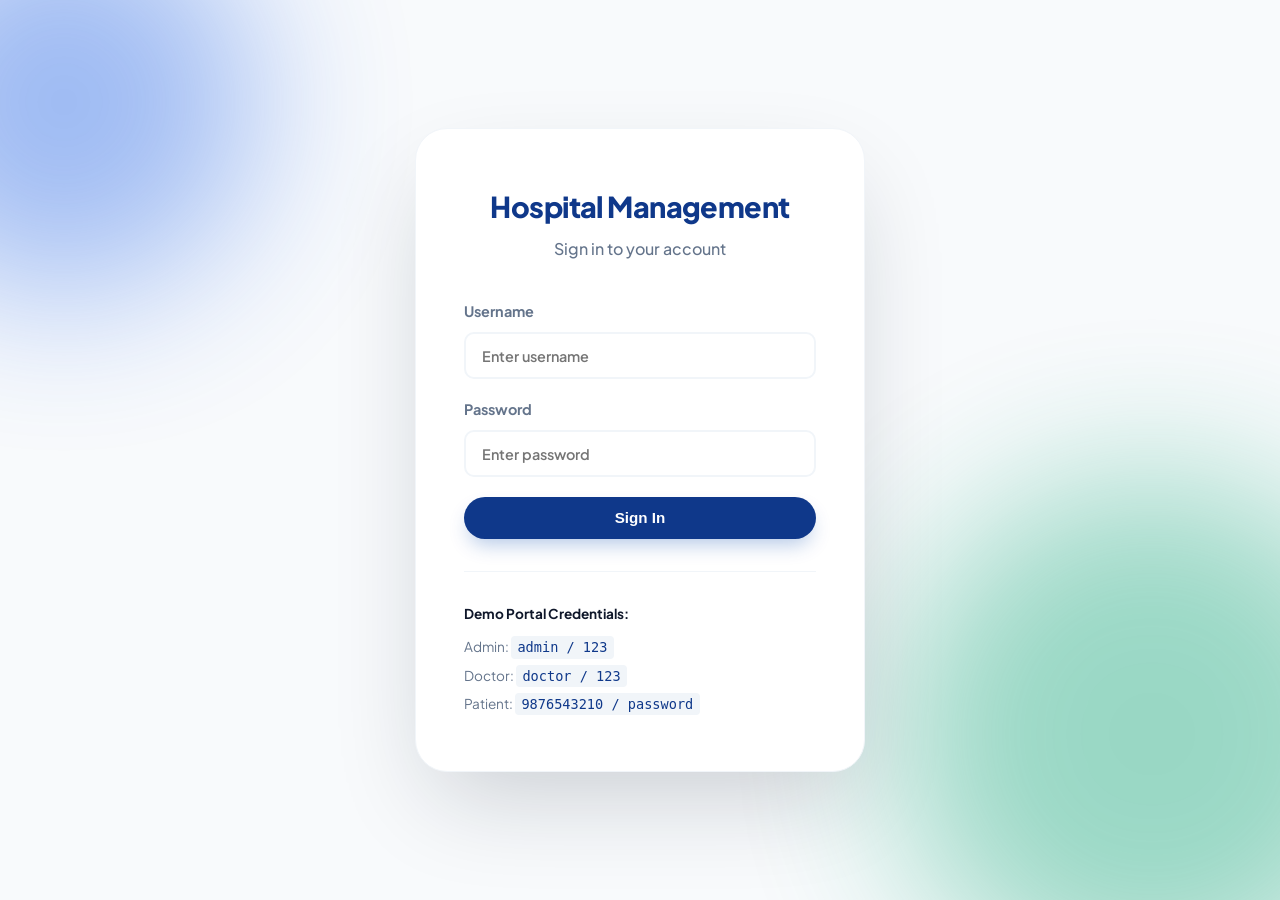
<file: doctors.html>
<!DOCTYPE html>
<html lang="en">
<head>
    <meta charset="UTF-8">
    <meta name="viewport" content="width=device-width, initial-scale=1.0">
    <title>HMS | Doctors</title>
    <link href="https://fonts.googleapis.com/css2?family=Plus+Jakarta+Sans:wght@400;500;600;700;800&display=swap" rel="stylesheet">
    <link rel="stylesheet" href="style.css">
    <link rel="stylesheet" href="https://unicons.iconscout.com/release/v4.0.0/css/line.css">
</head>
<body>
    <div class="app-container">
        <!-- Sidebar -->
        <aside class="sidebar">
            <div class="sidebar-header">
                <i class="uil uil-medkit"></i>
                <h2>HMS Pro</h2>
            </div>
            <div class="sidebar-menu">
                <a href="dashboard.html" class="menu-item">
                    <i class="uil uil-estate"></i> Dashboard
                </a>
                <a href="doctors.html" class="menu-item active">
                    <i class="uil uil-user-md"></i> Doctors
                </a>
                <a href="patients.html" class="menu-item">
                    <i class="uil uil-users-alt"></i> Patients
                </a>
                <a href="appointments.html" class="menu-item">
                    <i class="uil uil-calendar-alt"></i> Appointments
                </a>
                <a href="pharmacy.html" class="menu-item">
                    <i class="uil uil-capsule"></i> Pharmacy
                </a>
                <a href="billing.html" class="menu-item">
                    <i class="uil uil-invoice"></i> Billing
                </a>
            </div>
            <div class="sidebar-footer">
                <a href="#" id="logout-btn" class="menu-item text-danger">
                    <i class="uil uil-signout"></i> Logout
                </a>
            </div>
        </aside>

        <!-- Main Content -->
        <main class="main-content">
            <!-- Topbar -->
            <header class="topbar">
                <div class="flex-between" style="gap: 1.5rem;">
                    <button id="sidebar-toggle" class="btn-outline">
                        <i class="uil uil-bars"></i>
                    </button>
                    <h1 class="page-title">Doctors Management</h1>
                </div>
                <div class="user-info">
                    <div class="user-details" style="text-align: right;">
                        <div id="current-user-name" class="fw-600" style="font-size: 0.95rem;">Loading...</div>
                        <div class="fs-small text-secondary">Manage System</div>
                    </div>
                    <div class="user-avatar">
                        <i class="uil uil-user"></i>
                    </div>
                </div>
            </header>

            <div class="content-wrapper animate-fade-in">
                <div class="data-card">
                    <div class="card-header">
                        <h3>Doctors List</h3>
                        <button class="btn btn-primary" onclick="HMS.openModal('doctor-modal')">
                            <i class="uil uil-plus"></i> Add New Doctor
                        </button>
                    </div>
                    <div class="table-responsive">
                        <table>
                            <thead>
                                <tr>
                                    <th>ID</th>
                                    <th>Name</th>
                                    <th>Specialization</th>
                                    <th>Contact</th>
                                    <th>Timings</th>
                                    <th>Actions</th>
                                </tr>
                            </thead>
                            <tbody id="doctors-tbody">
                                <!-- Populated dynamically -->
                            </tbody>
                        </table>
                    </div>
                </div>
            </div>
        </main>
    </div>

    <!-- Add/Edit Doctor Modal -->
    <div class="modal-overlay" id="doctor-modal">
        <div class="modal-content">
            <div class="modal-header">
                <h3 id="doctor-modal-title">Add New Doctor</h3>
                <button class="close-btn" onclick="HMS.closeModal('doctor-modal')">&times;</button>
            </div>
            <form id="doctor-form">
                <input type="hidden" id="doctor-id">
                <div class="form-group">
                    <label for="doctor-name">Doctor Name</label>
                    <input type="text" id="doctor-name" class="form-control" placeholder="E.g. Dr. John Doe" required>
                </div>
                <div class="form-group">
                    <label for="doctor-spec">Specialization</label>
                    <input type="text" id="doctor-spec" class="form-control" placeholder="E.g. Cardiologist" required>
                </div>
                <div class="form-group">
                    <label for="doctor-contact">Contact Number</label>
                    <input type="text" id="doctor-contact" class="form-control" required>
                </div>
                <div class="form-group">
                    <label for="doctor-timings">Timings</label>
                    <input type="text" id="doctor-timings" class="form-control" placeholder="E.g. 10:00 AM - 04:00 PM" required>
                </div>
                <div class="flex-gap-1 mt-20">
                    <button type="button" class="btn btn-outline" onclick="HMS.closeModal('doctor-modal')">Cancel</button>
                    <button type="submit" class="btn btn-primary" style="flex: 1;">Save Doctor Profile</button>
                </div>
            </form>
        </div>
    </div>

    <div id="toast-container"></div>
    <script src="script.js"></script>
    <script>
        document.addEventListener('DOMContentLoaded', () => {
            if (window.HMS) {
                window.HMS.renderDoctors();
            }
            
            // Connect form manually
            document.getElementById('doctor-form').addEventListener('submit', (e) => {
                e.preventDefault();
                const id = document.getElementById('doctor-id').value;
                const name = document.getElementById('doctor-name').value;
                const spec = document.getElementById('doctor-spec').value;
                const contact = document.getElementById('doctor-contact').value;
                const timings = document.getElementById('doctor-timings').value;
                
                if(window.HMS) {
                    window.HMS.saveDoctor(id ? parseInt(id) : null, { name, spec, contact, timings });
                }
            });
        });
    </script>
</body>
</html>
</file>
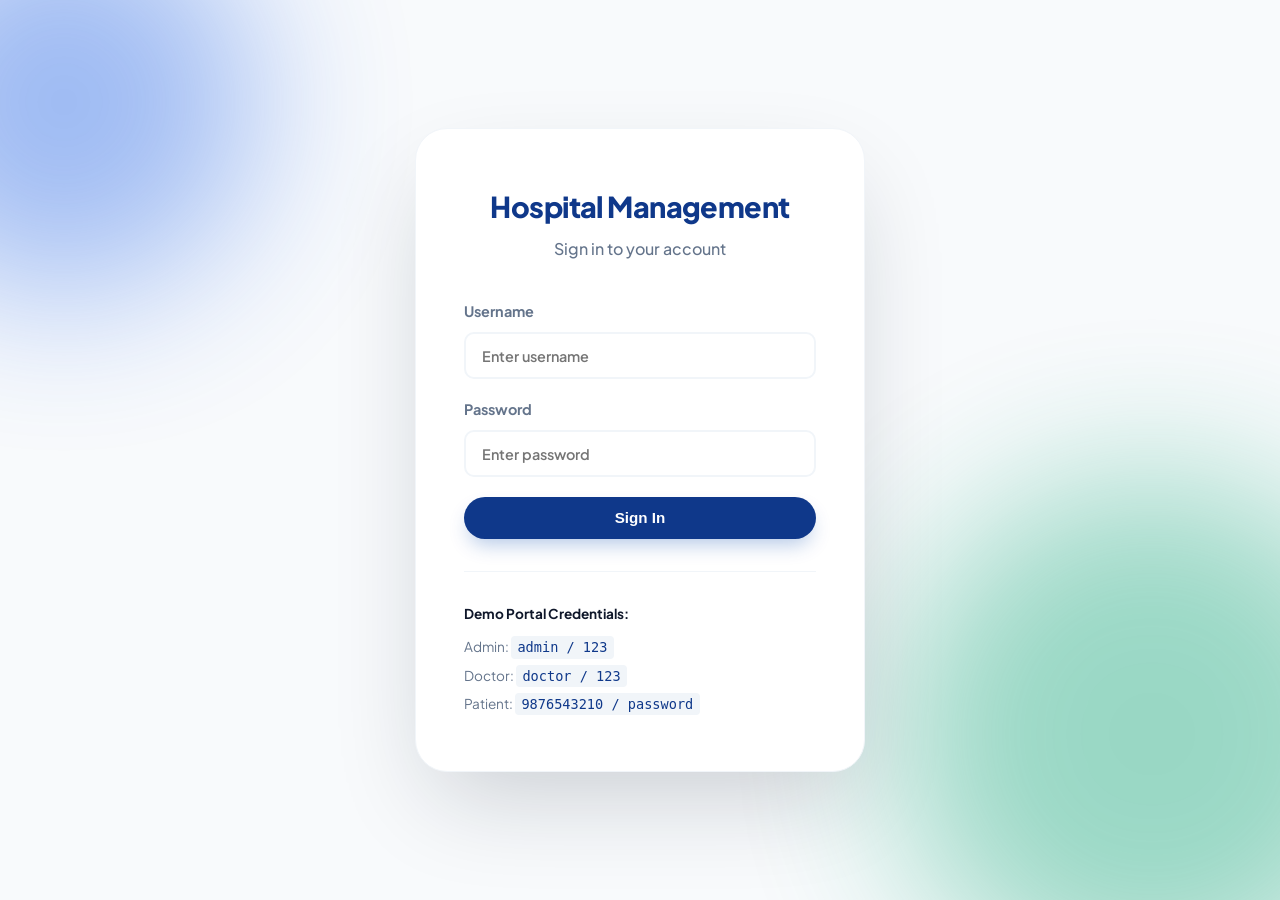
<file: login.html>
<!DOCTYPE html>
<html lang="en">
<head>
    <meta charset="UTF-8">
    <meta name="viewport" content="width=device-width, initial-scale=1.0">
    <title>HMS | Login</title>
    <link href="https://fonts.googleapis.com/css2?family=Plus+Jakarta+Sans:wght@400;500;600;700;800&display=swap" rel="stylesheet">
    <link rel="stylesheet" href="style.css">
    <link rel="stylesheet" href="https://unicons.iconscout.com/release/v4.0.0/css/line.css">
</head>
<body>
    <div class="auth-container">
        <div class="blob blob-primary" style="width: 30vw; height: 30vw; top: -10%; left: -10%;"></div>
        <div class="blob blob-success" style="width: 40vw; height: 40vw; bottom: -10%; right: -10%;"></div>
        <div class="auth-card animate-fade-in">
            <div class="auth-header">
                <h1>Hospital Management</h1>
                <p>Sign in to your account</p>
            </div>
            <form id="login-form">

                <div class="form-group">
                    <label for="username">Username</label>
                    <input type="text" id="username" class="form-control" placeholder="Enter username" required autocomplete="username">
                </div>
                <div class="form-group">
                    <label for="password">Password</label>
                    <input type="password" id="password" class="form-control" placeholder="Enter password" required autocomplete="current-password">
                </div>
                <button type="submit" class="btn btn-primary" style="width: 100%; justify-content: center;">Sign In</button>
            </form>
            <div style="margin-top: 2rem; padding-top: 2rem; border-top: 1px solid #f1f5f9; font-size: 0.85rem; color: var(--text-secondary);">
                <p style="margin-bottom: 0.8rem; font-weight: 700; color: var(--text-primary);">Demo Portal Credentials:</p>
                <div style="display: grid; gap: 0.5rem;">
                    <p>Admin: <code style="background: #f1f5f9; padding: 0.2rem 0.4rem; border-radius: 4px; color: var(--primary);">admin / 123</code></p>
                    <p>Doctor: <code style="background: #f1f5f9; padding: 0.2rem 0.4rem; border-radius: 4px; color: var(--primary);">doctor / 123</code></p>
                    <p>Patient: <code style="background: #f1f5f9; padding: 0.2rem 0.4rem; border-radius: 4px; color: var(--primary);">9876543210 / password</code></p>
                </div>
            </div>
        </div>
    </div>

    <script src="script.js"></script>
    <script>
        document.getElementById('login-form').addEventListener('submit', function(e) {
            e.preventDefault();
            const username = document.getElementById('username').value;
            const password = document.getElementById('password').value;
            
            if (window.HMS) {
                const success = window.HMS.login(null, username, password);
                if (!success) {
                    alert('Invalid credentials. Please try again.');
                }
            }
        });
    </script>
</body>
</html>
</file>
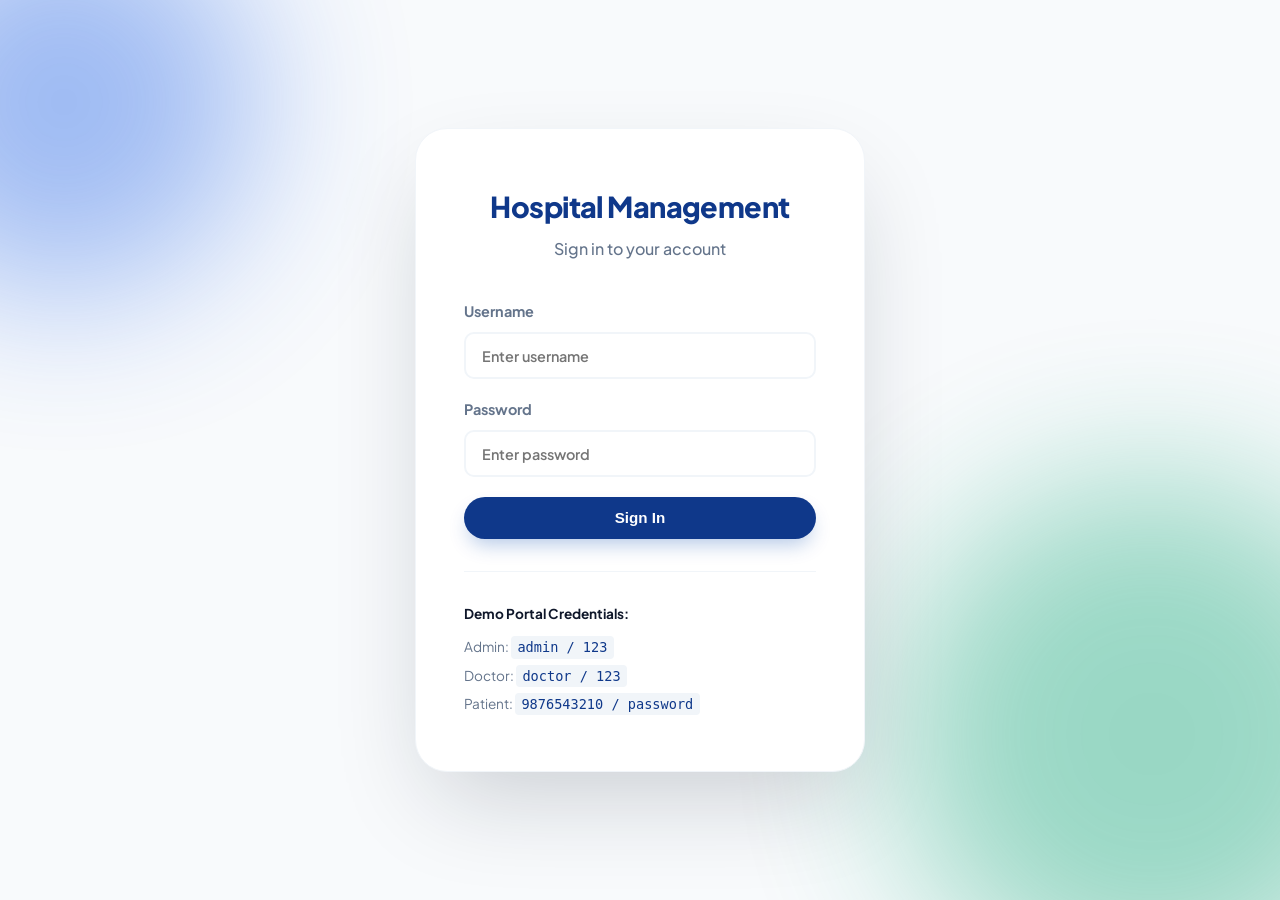
<file: patient_dashboard.html>
<!DOCTYPE html>
<html lang="en">
<head>
    <meta charset="UTF-8">
    <meta name="viewport" content="width=device-width, initial-scale=1.0">
    <title>HMS | Patient Dashboard</title>
    <link href="https://fonts.googleapis.com/css2?family=Plus+Jakarta+Sans:wght@400;500;600;700;800&display=swap" rel="stylesheet">
    <link rel="stylesheet" href="style.css">
    <link rel="stylesheet" href="https://unicons.iconscout.com/release/v4.0.0/css/line.css">
</head>
<body>
    <div class="app-container">
        <!-- Sidebar -->
        <aside class="sidebar">
            <div class="sidebar-header">
                <i class="uil uil-medkit"></i>
                <h2>HMS Pro</h2>
            </div>
            <div class="sidebar-menu">
                <a href="patient_dashboard.html" class="menu-item active">
                    <i class="uil uil-estate"></i> Dashboard
                </a>
            </div>
            <div class="sidebar-footer">
                <a href="#" id="logout-btn" class="menu-item" style="color: var(--danger);">
                    <i class="uil uil-signout"></i> Logout
                </a>
            </div>
        </aside>

        <!-- Main Content -->
        <main class="main-content">
            <!-- Topbar -->
            <header class="topbar">
                <div style="display: flex; align-items: center; gap: 1.5rem;">
                    <button id="sidebar-toggle" class="btn-outline">
                        <i class="uil uil-bars"></i>
                    </button>
                    <h1 class="page-title">Patient Portal</h1>
                </div>
                <div class="user-info">
                    <div class="user-details" style="text-align: right;">
                        <div id="current-user-name" style="font-weight: 600; font-size: 0.95rem;">Loading...</div>
                        <div style="font-size: 0.8rem; color: var(--text-secondary);">Patient Account</div>
                    </div>
                    <div class="user-avatar" style="background: var(--success);">
                        <i class="uil uil-user"></i>
                    </div>
                </div>
            </header>

            <div class="content-wrapper animate-fade-in">
                <!-- Stats Grid -->
                <div class="stats-grid" id="dashboard-stats">
                    <div class="stat-card">
                        <div class="stat-icon primary">
                            <i class="uil uil-calendar-alt"></i>
                        </div>
                        <div class="stat-details">
                            <h3 id="pat-stat-appointments">0</h3>
                            <p>Upcoming Appointments</p>
                        </div>
                    </div>
                    
                    <div class="stat-card">
                        <div class="stat-icon danger">
                            <i class="uil uil-invoice"></i>
                        </div>
                        <div class="stat-details">
                            <h3 id="pat-stat-bills">0</h3>
                            <p>Unpaid Bills</p>
                        </div>
                    </div>
                </div>

                <div class="form-row" style="margin-bottom: 2rem;">
                    <!-- Appointments -->
                    <div class="data-card" style="margin-bottom: 0;">
                        <div class="card-header">
                            <h3>Upcoming Appointments</h3>
                        </div>
                        <div class="table-responsive">
                            <table>
                                <thead>
                                    <tr>
                                        <th>Doctor</th>
                                        <th>Date</th>
                                        <th>Time</th>
                                        <th>Status</th>
                                    </tr>
                                </thead>
                                <tbody id="pat-appointments-tbody">
                                    <!-- Populated dynamically -->
                                </tbody>
                            </table>
                        </div>
                    </div>

                    <!-- Bills -->
                    <div class="data-card" style="margin-bottom: 0;">
                        <div class="card-header">
                            <h3>My Invoices</h3>
                        </div>
                        <div class="table-responsive">
                            <table>
                                <thead>
                                    <tr>
                                        <th>Date</th>
                                        <th>Amount</th>
                                        <th>Status</th>
                                    </tr>
                                </thead>
                                <tbody id="pat-bills-tbody">
                                    <!-- Populated dynamically -->
                                </tbody>
                            </table>
                        </div>
                    </div>
                </div>

                <!-- Medical History Section -->
                <div class="data-card">
                    <div class="card-header">
                        <h3>My Clinical History & Prescriptions</h3>
                    </div>
                    <div class="table-responsive">
                        <table>
                            <thead>
                                <tr>
                                    <th>Consultation Date</th>
                                    <th>Doctor</th>
                                    <th>Diagnosis Summary</th>
                                    <th>Actions</th>
                                </tr>
                            </thead>
                            <tbody id="pat-history-tbody">
                                <!-- Populated dynamically -->
                            </tbody>
                        </table>
                    </div>
                </div>
            </div>
        </main>
    </div>

    <!-- Treatment Details Modal -->
    <div class="modal-overlay" id="history-modal">
        <div class="modal-content max-w-600">
            <div class="modal-header">
                <h3>Treatment Details</h3>
                <button class="close-btn" onclick="HMS.closeModal('history-modal')">&times;</button>
            </div>
            <div id="history-content">
                <div class="p-10 bg-back br-12 mb-20">
                    <h5 class="text-secondary mb-10 upper fs-small">Diagnosis & Notes</h5>
                    <p id="hist-notes" class="fw-500"></p>
                </div>
                <div>
                    <h5 class="text-secondary mb-10 upper fs-small">Prescribed Medications</h5>
                    <div id="hist-prescription-list">
                        <!-- Medications list here -->
                    </div>
                </div>
            </div>
        </div>
    </div>

    <script src="script.js"></script>
    <script>
        const viewHistoryDetails = (appId) => {
            const apps = HMS.getData('appointments');
            const app = apps.find(a => a.id === appId);
            if (!app) return;

            document.getElementById('hist-notes').textContent = app.notes || 'No notes provided.';
            const plist = document.getElementById('hist-prescription-list');
            plist.innerHTML = '';

            if (app.prescription && app.prescription.length > 0) {
                app.prescription.forEach(p => {
                    const div = document.createElement('div');
                    div.className = 'p-10 flex-between';
                    div.style.borderBottom = '1px solid var(--border)';
                    div.innerHTML = `
                        <div>
                            <div class="fw-700">${p.medicine}</div>
                            <div class="fs-small text-secondary">${p.dosage}</div>
                        </div>
                        <div class="fw-600 text-primary">${p.frequency}</div>
                    `;
                    plist.appendChild(div);
                });
            } else {
                plist.innerHTML = '<p style="color: var(--text-secondary);">No medications prescribed.</p>';
            }

            HMS.openModal('history-modal');
        };

        document.addEventListener('DOMContentLoaded', () => {
            if (window.HMS) {
                const user = JSON.parse(localStorage.getItem('hms_user'));
                if(!user || user.role !== 'Patient') return;
                
                const patients = HMS.getData('patients');
                const pRecord = patients.find(p => p.contact === user.username);
                
                if (pRecord) {
                    const allApps = HMS.getData('appointments').filter(a => a.patientId === pRecord.id);
                    const bills = HMS.getData('bills').filter(b => b.patientId === pRecord.id);
                    
                    const upcomingApps = allApps.filter(a => a.status !== 'Completed' && a.status !== 'Cancelled');
                    const completedApps = allApps.filter(a => a.status === 'Completed');

                    document.getElementById('pat-stat-appointments').textContent = upcomingApps.length;
                    document.getElementById('pat-stat-bills').textContent = bills.filter(b => b.status === 'Unpaid').length;
                    
                    // Render Upcoming Appointments
                    const atbody = document.getElementById('pat-appointments-tbody');
                    if (upcomingApps.length === 0) {
                        atbody.innerHTML = '<tr><td colspan="4" style="text-align: center; color: var(--text-secondary);">No upcoming appointments</td></tr>';
                    } else {
                        upcomingApps.forEach(app => {
                            const tr = document.createElement('tr');
                            tr.innerHTML = `
                                <td><strong>${app.doctor}</strong></td>
                                <td>${HMS.formatDate(app.date)}</td>
                                <td>${app.time}</td>
                                <td><span class="badge ${app.status.toLowerCase()}">${app.status}</span></td>
                            `;
                            atbody.appendChild(tr);
                        });
                    }

                    // Render Medical History
                    const htbody = document.getElementById('pat-history-tbody');
                    if (completedApps.length === 0) {
                        htbody.innerHTML = '<tr><td colspan="4" style="text-align: center; color: var(--text-secondary);">No completed consultations found</td></tr>';
                    } else {
                        completedApps.sort((a,b) => new Date(b.date) - new Date(a.date)).forEach(app => {
                            const tr = document.createElement('tr');
                            tr.innerHTML = `
                                <td>${HMS.formatDate(app.date)}</td>
                                <td><strong>${app.doctor}</strong></td>
                                <td style="color: var(--text-secondary); max-width: 250px; overflow: hidden; text-overflow: ellipsis; white-space: nowrap;">${app.notes || 'N/A'}</td>
                                <td><button class="btn btn-outline" style="padding: 0.3rem 0.8rem; font-size: 0.8rem;" onclick="viewHistoryDetails(${app.id})">View Rx & Notes</button></td>
                            `;
                            htbody.appendChild(tr);
                        });
                    }

                    // Render Bills
                    const btbody = document.getElementById('pat-bills-tbody');
                    if (bills.length === 0) {
                        btbody.innerHTML = '<tr><td colspan="3" style="text-align: center; color: var(--text-secondary);">No invoices found</td></tr>';
                    } else {
                        bills.forEach(b => {
                            const badgeClass = b.status === 'Paid' ? 'success' : 'danger';
                            const tr = document.createElement('tr');
                            tr.innerHTML = `
                                <td>${HMS.formatDate(b.date)}</td>
                                <td>₹${b.amount.toFixed(2)}</td>
                                <td><span class="badge ${badgeClass}">${b.status}</span></td>
                            `;
                            btbody.appendChild(tr);
                        });
                    }
                }
            }
        });
    </script>
</body>
</html>
</file>
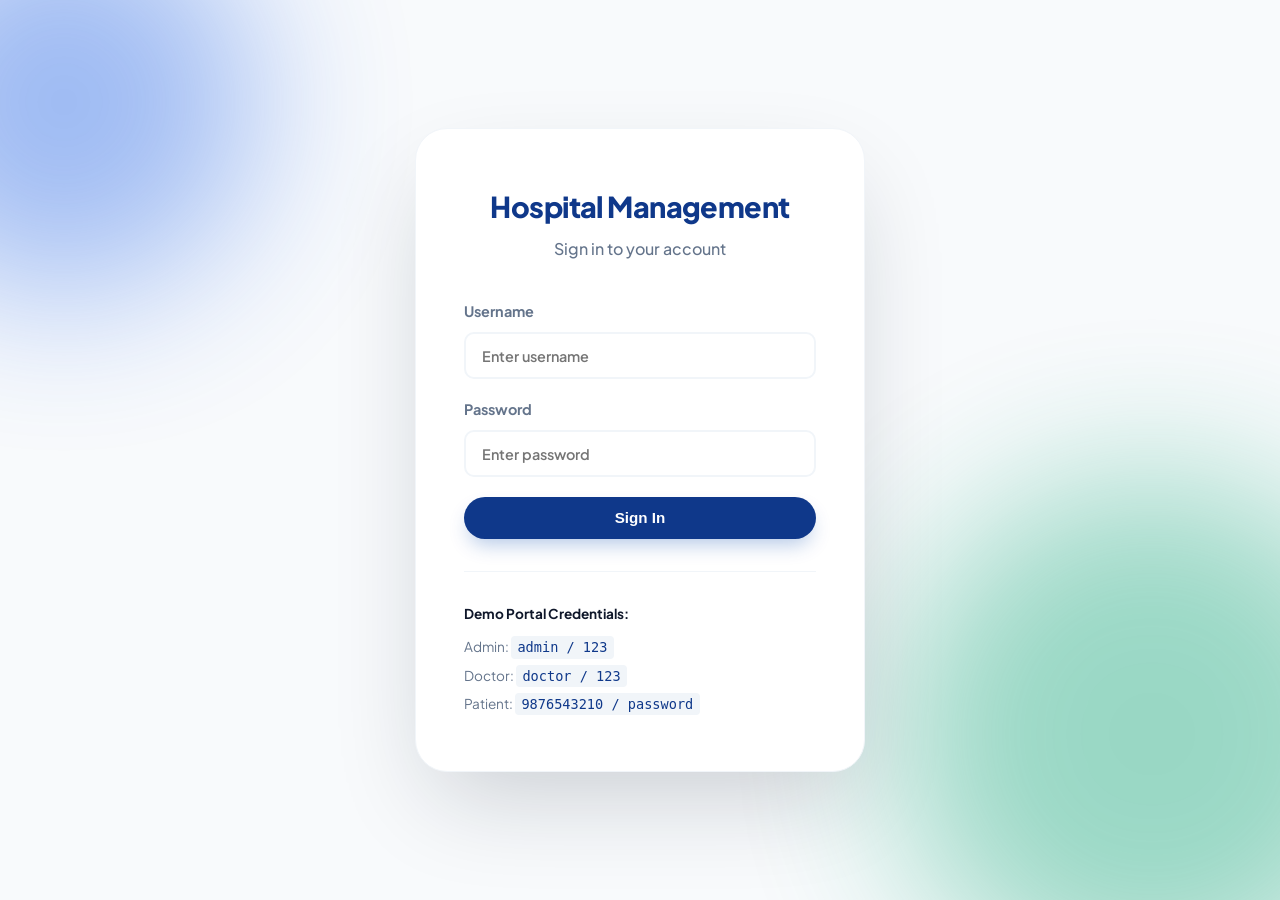
<file: patients.html>
<!DOCTYPE html>
<html lang="en">
<head>
    <meta charset="UTF-8">
    <meta name="viewport" content="width=device-width, initial-scale=1.0">
    <title>HMS | Patients</title>
    <link href="https://fonts.googleapis.com/css2?family=Plus+Jakarta+Sans:wght@400;500;600;700;800&display=swap" rel="stylesheet">
    <link rel="stylesheet" href="style.css">
    <link rel="stylesheet" href="https://unicons.iconscout.com/release/v4.0.0/css/line.css">
</head>
<body>
    <div class="app-container">
        <!-- Sidebar -->
        <aside class="sidebar">
            <div class="sidebar-header">
                <i class="uil uil-medkit"></i>
                <h2>HMS Pro</h2>
            </div>
            <div class="sidebar-menu">
                <a href="dashboard.html" class="menu-item">
                    <i class="uil uil-estate"></i> Dashboard
                </a>
                <a href="patients.html" class="menu-item active">
                    <i class="uil uil-users-alt"></i> Patients
                </a>
                <a href="appointments.html" class="menu-item">
                    <i class="uil uil-calendar-alt"></i> Appointments
                </a>
                <a href="pharmacy.html" class="menu-item">
                    <i class="uil uil-capsule"></i> Pharmacy
                </a>
                <a href="billing.html" class="menu-item">
                    <i class="uil uil-invoice"></i> Billing
                </a>
            </div>
            <div class="sidebar-footer">
                <a href="#" id="logout-btn" class="menu-item text-danger">
                    <i class="uil uil-signout"></i> Logout
                </a>
            </div>
        </aside>

        <!-- Main Content -->
        <main class="main-content">
            <!-- Topbar -->
            <header class="topbar">
                <div class="flex-between" style="gap: 1.5rem;">
                    <button id="sidebar-toggle" class="btn-outline">
                        <i class="uil uil-bars"></i>
                    </button>
                    <h1 class="page-title">Patients Management</h1>
                </div>
                <div class="user-info">
                    <div class="user-details" style="text-align: right;">
                        <div id="current-user-name" class="fw-600" style="font-size: 0.95rem;">Loading...</div>
                        <div class="fs-small text-secondary">Manage System</div>
                    </div>
                    <div class="user-avatar">
                        <i class="uil uil-user"></i>
                    </div>
                </div>
            </header>

            <div class="content-wrapper animate-fade-in">
                <div class="data-card">
                    <div class="card-header">
                        <div class="flex-between" style="gap: 1rem; flex: 1;">
                            <h3>Patient List</h3>
                            <div class="search-container">
                                <i class="uil uil-search"></i>
                                <input type="text" id="patient-search" class="form-control" placeholder="Search patients...">
                            </div>
                        </div>
                        <div class="flex-gap-1" style="gap: 0.5rem;">
                            <button class="btn btn-outline" onclick="window.HMS.exportToCSV('patients', 'Patients_List')">
                                <i class="uil uil-file-export"></i> Export CSV
                            </button>
                            <button class="btn btn-primary" onclick="document.getElementById('patient-id').value=''; document.getElementById('patient-form').reset(); document.getElementById('patient-modal-title').textContent='Add New Patient'; HMS.openModal('patient-modal')">
                                <i class="uil uil-plus"></i> Add Patient
                            </button>
                        </div>
                    </div>
                    <div class="table-responsive">
                        <table>
                            <thead>
                                <tr>
                                    <th>ID</th>
                                    <th>Name</th>
                                    <th>Contact</th>
                                    <th>Age</th>
                                    <th>Gender</th>
                                    <th>Status</th>
                                    <th>Actions</th>
                                </tr>
                            </thead>
                            <tbody id="patients-tbody">
                                <!-- Populated dynamically -->
                            </tbody>
                        </table>
                    </div>
                    <div class="card-footer flex-between mt-20">
                        <p id="pagination-info" class="fs-small text-secondary">Showing 1-5 of 0</p>
                        <div class="flex-gap-1" style="gap: 0.5rem;">
                            <button class="btn btn-outline p-10 fs-small" id="prev-page">Prev</button>
                            <button class="btn btn-outline p-10 fs-small" id="next-page">Next</button>
                        </div>
                    </div>
                </div>
            </div>
        </main>
    </div>

    <!-- Add/Edit Patient Modal -->
    <div class="modal-overlay" id="patient-modal">
        <div class="modal-content">
            <div class="modal-header">
                <h3 id="patient-modal-title">Add New Patient</h3>
                <button class="close-btn" onclick="HMS.closeModal('patient-modal')">&times;</button>
            </div>
            <form id="patient-form">
                <input type="hidden" id="patient-id">
                <div class="form-group">
                    <label for="patient-name">Full Name</label>
                    <input type="text" id="patient-name" class="form-control" placeholder="E.g. John Doe" required>
                </div>
                <div class="form-row">
                    <div class="form-group">
                        <label for="patient-age">Age</label>
                        <input type="number" id="patient-age" class="form-control" required min="0">
                    </div>
                    <div class="form-group">
                        <label for="patient-gender">Gender</label>
                        <select id="patient-gender" class="form-control" required>
                            <option value="Male">Male</option>
                            <option value="Female">Female</option>
                            <option value="Other">Other</option>
                        </select>
                    </div>
                </div>
                <div class="form-group">
                    <label for="patient-contact">Contact Number</label>
                    <input type="text" id="patient-contact" class="form-control" required>
                </div>
                <div class="form-group">
                    <label for="patient-history">Medical History</label>
                    <textarea id="patient-history" class="form-control" rows="3" placeholder="Any known allergies or conditions..."></textarea>
                </div>
                <div style="display: flex; gap: 1rem; margin-top: 1.5rem;">
                    <button type="button" class="btn btn-outline" onclick="HMS.closeModal('patient-modal')">Cancel</button>
                    <button type="submit" class="btn btn-primary">Save Patient</button>
                </div>
            </form>
        </div>
    </div>

    <div id="toast-container"></div>
    <script src="script.js"></script>
    <script>
        document.addEventListener('DOMContentLoaded', () => {
            if (window.HMS) {
                const renderPatientsList = (data) => {
                    const tbody = document.getElementById('patients-tbody');
                    tbody.innerHTML = data.map(p => `
                        <tr>
                            <td><strong>#${p.id}</strong></td>
                            <td>${p.name}</td>
                            <td>${p.contact}</td>
                            <td>${p.age}</td>
                            <td>${p.gender}</td>
                            <td><span class="badge success">Active</span></td>
                            <td>
                                <button class="btn p-5 action-btn" data-action="edit" data-id="${p.id}"><i class="uil uil-edit"></i></button>
                                <button class="btn p-5 text-danger action-btn" data-action="delete" data-id="${p.id}"><i class="uil uil-trash"></i></button>
                            </td>
                        </tr>
                    `).join('') || '<tr><td colspan="7">No patients found.</td></tr>';
                };

                const patients = HMS.getData('patients');
                HMS.initPagination(patients, 'patients-tbody', 'pagination-info', 'prev-page', 'next-page', renderPatientsList);
                HMS.searchTable('patient-search', 'patients-tbody');

                // Event delegation — works reliably after any re-render
                document.getElementById('patients-tbody').addEventListener('click', (e) => {
                    const btn = e.target.closest('.action-btn');
                    if (!btn) return;
                    const id = Number(btn.dataset.id);
                    const action = btn.dataset.action;
                    if (action === 'edit') HMS.editPatient(id);
                    if (action === 'delete') HMS.deletePatient(id);
                });
            }
        });

        document.getElementById('patient-form').addEventListener('submit', (e) => {
            e.preventDefault();
            const data = {
                name: document.getElementById('patient-name').value,
                age: document.getElementById('patient-age').value,
                gender: document.getElementById('patient-gender').value,
                contact: document.getElementById('patient-contact').value,
                history: document.getElementById('patient-history').value
            };
            const rawId = document.getElementById('patient-id').value;
            const id = rawId ? Number(rawId) : null;

            let patients = HMS.getData('patients');
            if (id) {
                const idx = patients.findIndex(p => p.id === id);
                if (idx > -1) patients[idx] = { ...patients[idx], ...data };
            } else {
                const newId = Date.now();
                patients.push({ id: newId, ...data });
                let users = JSON.parse(localStorage.getItem('hms_users')) || [];
                users.push({ id: newId, role: 'Patient', username: data.contact, password: 'password' });
                localStorage.setItem('hms_users', JSON.stringify(users));
            }

            HMS.setData('patients', patients);
            HMS.showToast('Success', 'Patient record saved successfully.');
            HMS.closeModal('patient-modal');
            setTimeout(() => location.reload(), 800);
        });
    </script>
</body>
</html>
</file>
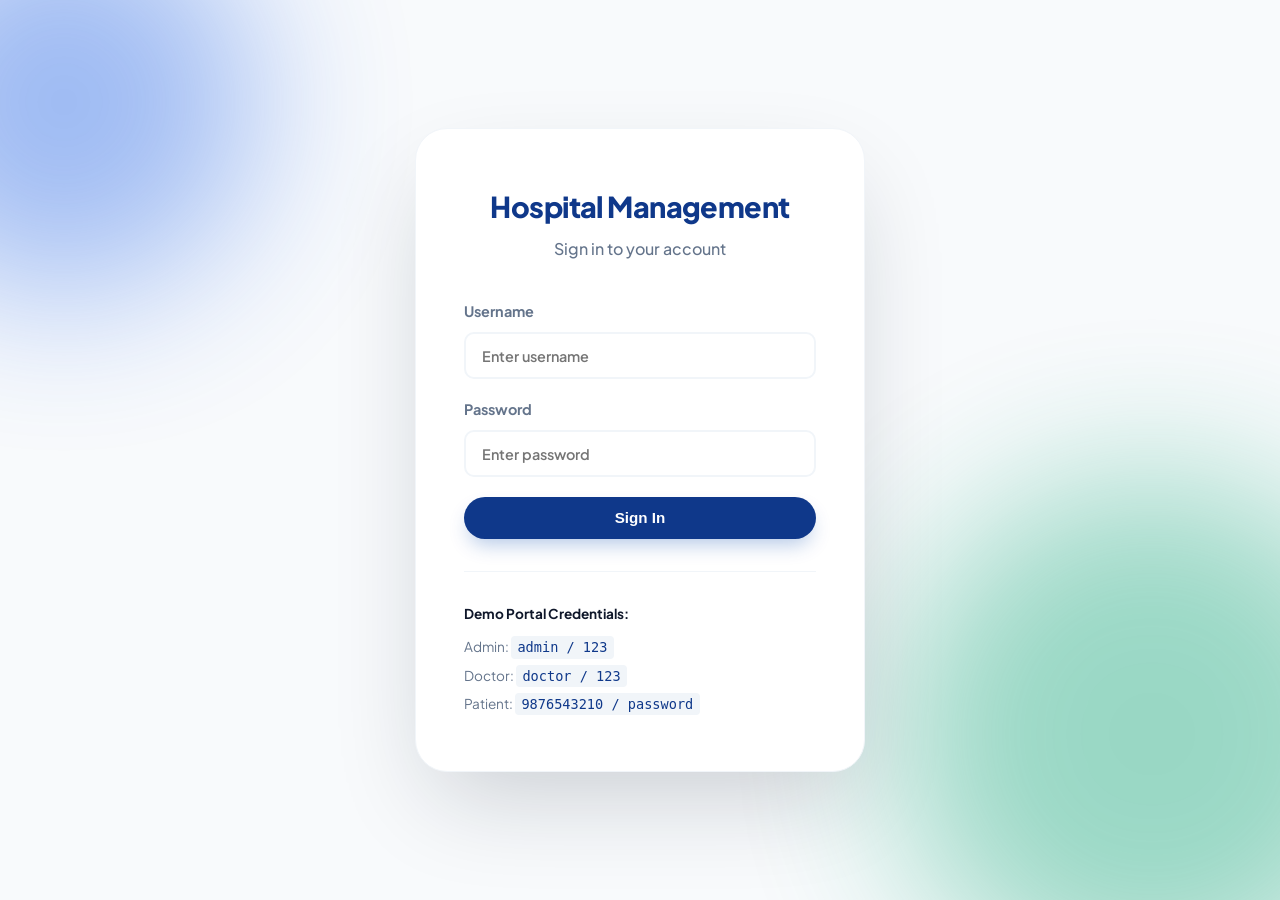
<file: pharmacy.html>
<!DOCTYPE html>
<html lang="en">
<head>
    <meta charset="UTF-8">
    <meta name="viewport" content="width=device-width, initial-scale=1.0">
    <title>HMS | Pharmacy API</title>
    <link href="https://fonts.googleapis.com/css2?family=Plus+Jakarta+Sans:wght@400;500;600;700;800&display=swap" rel="stylesheet">
    <link rel="stylesheet" href="style.css">
    <link rel="stylesheet" href="https://unicons.iconscout.com/release/v4.0.0/css/line.css">
</head>
<body>
    <div class="app-container">
        <!-- Sidebar -->
        <aside class="sidebar">
            <div class="sidebar-header">
                <i class="uil uil-medkit"></i>
                <h2>HMS Pro</h2>
            </div>
            <div class="sidebar-menu">
                <a href="dashboard.html" class="menu-item">
                    <i class="uil uil-estate"></i> Dashboard
                </a>
                <a href="patients.html" class="menu-item">
                    <i class="uil uil-users-alt"></i> Patients
                </a>
                <a href="appointments.html" class="menu-item">
                    <i class="uil uil-calendar-alt"></i> Appointments
                </a>
                <a href="pharmacy.html" class="menu-item active">
                    <i class="uil uil-capsule"></i> Pharmacy
                </a>
                <a href="billing.html" class="menu-item">
                    <i class="uil uil-invoice"></i> Billing
                </a>
            </div>
            <div class="sidebar-footer">
                <a href="#" id="logout-btn" class="menu-item text-danger">
                    <i class="uil uil-signout"></i> Logout
                </a>
            </div>
        </aside>

        <!-- Main Content -->
        <main class="main-content">
            <!-- Topbar -->
            <header class="topbar">
                <div class="flex-between" style="gap: 1.5rem;">
                    <button id="sidebar-toggle" class="btn-outline">
                        <i class="uil uil-bars"></i>
                    </button>
                    <h1 class="page-title">Pharmacy Management</h1>
                </div>
                <div class="user-info">
                    <div class="user-details" style="text-align: right;">
                        <div id="current-user-name" class="fw-600" style="font-size: 0.95rem;">Loading...</div>
                        <div class="fs-small text-secondary">Manage System</div>
                    </div>
                    <div class="user-avatar">
                        <i class="uil uil-user"></i>
                    </div>
                </div>
            </header>

            <div class="content-wrapper animate-fade-in">
                <div class="data-card">
                    <div class="card-header">
                        <div class="header-main-info">
                            <h3>Medicine Inventory</h3>
                            <div class="search-container">
                                <i class="uil uil-search"></i>
                                <input type="text" id="medicine-search" class="form-control" placeholder="Search medicines...">
                            </div>
                        </div>
                        <div class="flex-gap-1 mobile-stack">
                            <button class="btn btn-outline" onclick="window.HMS.exportToCSV('medicines', 'Pharmacy_Inventory')">
                                <i class="uil uil-file-export"></i> <span class="hidden-mobile">Export CSV</span>
                            </button>
                            <button class="btn btn-primary" onclick="document.getElementById('medicine-id').value=''; document.getElementById('medicine-form').reset(); document.getElementById('medicine-modal-title').textContent='Add New Medicine'; HMS.openModal('medicine-modal')">
                                <i class="uil uil-plus"></i> Add Medicine
                            </button>
                        </div>
                    </div>
                    <div class="table-responsive">
                        <table>
                            <thead>
                                <tr>
                                    <th>ID</th>
                                    <th>Medicine Name</th>
                                    <th>Quantity</th>
                                    <th>Price</th>
                                    <th>Status</th>
                                    <th>Expiry</th>
                                    <th>Actions</th>
                                </tr>
                            </thead>
                            <tbody id="medicines-tbody">
                                <!-- Populated dynamically -->
                            </tbody>
                        </table>
                    </div>
                    <div class="card-footer flex-between mt-20">
                        <p id="pagination-info" class="fs-small text-secondary">Showing 1-5 of 0</p>
                        <div class="flex-gap-1" style="gap: 0.5rem;">
                            <button class="btn btn-outline p-10 fs-small" id="prev-page">Prev</button>
                            <button class="btn btn-outline p-10 fs-small" id="next-page">Next</button>
                        </div>
                    </div>
                </div>
            </div>
        </main>
    </div>

    <!-- Add/Edit Medicine Modal -->
    <div class="modal-overlay" id="medicine-modal">
        <div class="modal-content">
            <div class="modal-header">
                <h3 id="medicine-modal-title">Add New Medicine</h3>
                <button class="close-btn" onclick="HMS.closeModal('medicine-modal')">&times;</button>
            </div>
            <form id="medicine-form">
                <input type="hidden" id="medicine-id">
                <div class="form-group">
                    <label for="med-name">Medicine Name</label>
                    <input type="text" id="med-name" class="form-control" required>
                </div>
                <div class="form-row">
                    <div class="form-group">
                        <label for="med-quantity">In Stock</label>
                        <input type="number" id="med-quantity" class="form-control" required min="0">
                    </div>
                    <div class="form-group">
                        <label for="med-min-stock">Min Stock Alert</label>
                        <input type="number" id="med-min-stock" class="form-control" required min="0" value="100">
                    </div>
                </div>
                <div class="form-row">
                    <div class="form-group">
                        <label for="med-price">Price (₹)</label>
                        <input type="number" id="med-price" class="form-control" required step="0.01" min="0">
                    </div>
                    <div class="form-group">
                        <label for="med-expiry">Expiry Date</label>
                        <input type="date" id="med-expiry" class="form-control" required>
                    </div>
                </div>
                <div class="flex-gap-1 mt-20">
                    <button type="button" class="btn btn-outline" onclick="HMS.closeModal('medicine-modal')">Cancel</button>
                    <button type="submit" class="btn btn-primary" style="flex: 1;">Save Medicine</button>
                </div>
            </form>
        </div>
    </div>

    <div id="toast-container"></div>
    <script src="script.js"></script>
    <script>
        document.addEventListener('DOMContentLoaded', () => {
            if (window.HMS) {
                const renderMedList = (data) => {
                    const tbody = document.getElementById('medicines-tbody');
                    tbody.innerHTML = data.map(m => {
                        const status = m.quantity <= m.minStock ? 'Low Stock' : 'In Stock';
                        const badgeClass = status === 'Low Stock' ? 'warning' : 'success';
                        return `
                        <tr>
                            <td><strong>#${m.id}</strong></td>
                            <td>${m.name}</td>
                            <td>${m.quantity}</td>
                            <td>&#8377;${parseFloat(m.price).toFixed(2)}</td>
                            <td><span class="badge ${badgeClass}">${status}</span></td>
                            <td>${m.expiry}</td>
                            <td>
                                <button class="btn p-5 action-btn" data-action="edit" data-id="${m.id}"><i class="uil uil-edit"></i></button>
                                <button class="btn p-5 text-danger action-btn" data-action="delete" data-id="${m.id}"><i class="uil uil-trash"></i></button>
                            </td>
                        </tr>`;
                    }).join('') || '<tr><td colspan="7">No medicines in inventory.</td></tr>';
                };

                const medicines = HMS.getData('medicines');
                HMS.initPagination(medicines, 'medicines-tbody', 'pagination-info', 'prev-page', 'next-page', renderMedList);
                HMS.searchTable('medicine-search', 'medicines-tbody');

                // Event delegation — works even after pagination re-renders
                document.getElementById('medicines-tbody').addEventListener('click', (e) => {
                    const btn = e.target.closest('.action-btn');
                    if (!btn) return;
                    const id = Number(btn.dataset.id);
                    const action = btn.dataset.action;
                    if (action === 'edit') HMS.editMedicine(id);
                    if (action === 'delete') HMS.deleteMedicine(id);
                });

                document.getElementById('medicine-form').addEventListener('submit', (e) => {
                    e.preventDefault();
                    const rawId = document.getElementById('medicine-id').value;
                    const id = rawId ? Number(rawId) : null;
                    const data = {
                        name: document.getElementById('med-name').value,
                        quantity: parseInt(document.getElementById('med-quantity').value),
                        minStock: parseInt(document.getElementById('med-min-stock').value),
                        price: parseFloat(document.getElementById('med-price').value),
                        expiry: document.getElementById('med-expiry').value
                    };
                    HMS.saveMedicine(id, data);
                    setTimeout(() => location.reload(), 800);
                });
            }
        });
    </script>
</body>
</html>
</file>
<file: style.css>
/* 
  HMS Pro - Premium Healthcare Design System
  Aesthetic: Deep Indigo & Emerald (Trust & Vitality)
*/

:root {
  /* Color Palette - HSL for better control */
  --primary-hsl: 220, 80%, 30%;
  --primary: hsl(var(--primary-hsl));
  --primary-light: hsl(220, 80%, 50%);
  --primary-dark: hsl(220, 80%, 20%);
  
  --secondary: #0F172A; /* Deep Slate */
  --accent: #60A5FA;    /* Sky Blue */
  
  --success-hsl: 160, 85%, 35%;
  --success: hsl(var(--success-hsl));
  --success-light: hsl(160, 85%, 45%);
  
  --danger: #EF4444;
  --warning: #F59E0B;
  
  --background: #F8FAFC;
  --surface: #FFFFFF;
  --text-primary: #0F172A;
  --text-secondary: #64748B;
  --text-muted: #94A3B8;
  
  /* System Constants */
  --sidebar-width: 280px;
  --nav-height: 80px;
  --border-radius: 16px;
  --card-shadow: 0 10px 30px -10px rgba(0, 0, 0, 0.1);
  --glass: rgba(255, 255, 255, 0.7);
  --glass-border: rgba(255, 255, 255, 0.3);
}

/* Base Styles */
* {
  margin: 0;
  padding: 0;
  box-sizing: border-box;
}

body {
  font-family: 'Plus Jakarta Sans', sans-serif;
  background-color: var(--background);
  color: var(--text-primary);
  line-height: 1.5;
  overflow-x: hidden;
  transition: background 0.3s ease;
}

h1, h2, h3, h4 {
  font-weight: 800;
  letter-spacing: -0.02em;
}

a {
  text-decoration: none;
  transition: all 0.3s ease;
}

/* Utilities */
.container {
  width: 100%;
  max-width: 1400px;
  margin: 0 auto;
  padding: 0 2rem;
}

.flex-between {
  display: flex;
  justify-content: space-between;
  align-items: center;
}

.flex-gap-1 {
  display: flex;
  align-items: center;
  gap: 1rem;
  flex-wrap: wrap;
}

.animate-fade-in-up {
  animation: fadeInUp 0.8s cubic-bezier(0.16, 1, 0.3, 1) forwards;
}

@keyframes fadeInUp {
  from { opacity: 0; transform: translateY(30px); }
  to { opacity: 1; transform: translateY(0); }
}

/* Spacing Utilities */
.mt-10 { margin-top: 1rem !important; }
.mt-20 { margin-top: 2rem !important; }
.mb-10 { margin-bottom: 1rem !important; }
.mb-20 { margin-bottom: 2rem !important; }
.p-10 { padding: 1rem !important; }
.p-20 { padding: 2rem !important; }
.fs-small { font-size: 0.85rem !important; }
.fw-600 { font-weight: 600 !important; }
.fw-700 { font-weight: 700 !important; }
.text-secondary { color: var(--text-secondary) !important; }
.text-danger { color: var(--danger) !important; }

/* Buttons */
.btn {
  padding: 0.8rem 1.8rem;
  border-radius: 50px;
  font-weight: 700;
  cursor: pointer;
  display: inline-flex;
  align-items: center;
  gap: 0.6rem;
  font-size: 0.95rem;
  transition: all 0.4s cubic-bezier(0.175, 0.885, 0.32, 1.275);
  border: none;
}

.btn-primary {
  background: var(--primary);
  color: white;
  box-shadow: 0 10px 20px -5px rgba(0, 71, 171, 0.3);
}

.btn-primary:hover {
  transform: translateY(-3px);
  box-shadow: 0 15px 30px -5px rgba(0, 71, 171, 0.4);
}

.btn-success {
  background: var(--success);
  color: white;
}

.btn-outline {
  background: transparent;
  border: 1.5px solid rgba(0, 71, 171, 0.2);
  color: var(--primary);
}

/* Navigation */
.sticky-nav {
  position: fixed;
  top: 0;
  left: 0;
  right: 0;
  height: var(--nav-height);
  z-index: 1000;
  transition: all 0.4s ease;
  padding: 0 6%;
  display: flex;
  align-items: center;
}

.sticky-nav.scrolled {
  background: rgba(255, 255, 255, 0.8);
  backdrop-filter: blur(20px);
  box-shadow: 0 4px 30px rgba(0, 0, 0, 0.05);
  height: 70px;
}

.hero-logo {
  font-size: 1.5rem;
  font-weight: 800;
  color: var(--primary);
  display: flex;
  align-items: center;
  gap: 0.5rem;
}

.nav-links {
  display: flex;
  gap: 2.5rem;
  align-items: center;
}

.nav-link {
  color: #64748B;
  font-weight: 600;
  font-size: 0.95rem;
}

.nav-link:hover {
  color: var(--primary);
  opacity: 1;
}

/* Animations */
.animate-fade-in-up {
  animation: fadeInUp 0.8s cubic-bezier(0.16, 1, 0.3, 1) forwards;
}

@keyframes fadeInUp {
  from { opacity: 0; transform: translateY(30px); }
  to { opacity: 1; transform: translateY(0); }
}


/* Hero Section */
.hero {
  position: relative;
  min-height: 100vh;
  display: flex;
  align-items: center;
  padding: 0 6%;
  color: white;
  overflow: hidden;
}

.hero-image-overlay {
  position: absolute;
  top: 0;
  left: 0;
  width: 100%;
  height: 100%;
  z-index: -1;
}

.hero-content {
  max-width: 850px;
}

.hero-tag {
  display: inline-block;
  background: rgba(255,255,255,0.1);
  padding: 0.5rem 1.2rem;
  border-radius: 50px;
  font-size: 0.9rem;
  font-weight: 700;
  margin-bottom: 2rem;
  backdrop-filter: blur(10px);
  border: 1px solid rgba(255,255,255,0.1);
}

.hero h1 {
  font-size: 5rem;
  line-height: 1.1;
  margin-bottom: 2rem;
}

.hero h1 span {
  background: linear-gradient(to right, #60A5FA, #34D399);
  -webkit-background-clip: text;
  background-clip: text;
  -webkit-text-fill-color: transparent;
}

.hero-actions {
  display: flex;
  gap: 1.5rem;
}

/* Features */
.features-section {
  padding: 10rem 6%;
  background: white;
}

.feature-grid {
  display: grid;
  grid-template-columns: repeat(3, 1fr);
  gap: 2.5rem;
}

.feature-card {
  padding: 3rem;
  background: white;
  border-radius: 32px;
  border: 1px solid #F1F5F9;
  transition: all 0.4s ease;
}

.feature-card:hover {
  transform: translateY(-15px);
  box-shadow: 0 40px 60px -20px rgba(0, 0, 0, 0.08);
  border-color: rgba(0, 71, 171, 0.1);
}

.icon-box {
  width: 60px;
  height: 60px;
  border-radius: 18px;
  display: flex;
  align-items: center;
  justify-content: center;
  font-size: 1.85rem;
  margin-bottom: 2rem;
  box-shadow: 0 8px 16px -4px rgba(0,0,0,0.05);
}

/* Premium Modal */
.modal-overlay {
  position: fixed;
  top: 0;
  left: 0;
  width: 100%;
  height: 100%;
  background: rgba(15, 23, 42, 0.75);
  backdrop-filter: blur(12px);
  display: none;
  justify-content: center;
  align-items: center;
  z-index: 9999;
  opacity: 0;
  transition: opacity 0.4s ease;
  padding: 2rem 1rem;
}

.modal-content {
  background: white;
  width: 500px;
  max-width: 100%;
  max-height: 90vh;
  overflow-y: auto;
  border-radius: 20px;
  box-shadow: 0 40px 80px -15px rgba(0, 0, 0, 0.35);
  transform: scale(0.9);
  transition: transform 0.4s cubic-bezier(0.175, 0.885, 0.32, 1.275);
  scrollbar-width: thin;
  scrollbar-color: var(--primary) #f1f5f9;
  position: relative;
}

.modal-content.booking-modal-content {
  width: 420px;
}

.modal-header-premium {
  background: white;
  padding: 1.5rem 1.8rem;
  color: var(--text-primary);
  position: relative;
  border-bottom: 1px solid #f1f5f9;
}

.modal-header-premium h3 {
  font-size: 1.5rem;
  margin-bottom: 0.2rem;
  color: var(--primary);
}

.modal-header-premium p {
  opacity: 0.7;
  font-weight: 600;
  font-size: 0.85rem;
}

.close-btn {
  position: absolute;
  top: 1.5rem;
  right: 1.5rem;
  background: #f1f5f9;
  border: none;
  color: var(--text-secondary);
  width: 32px;
  height: 32px;
  border-radius: 50%;
  font-size: 1.2rem;
  cursor: pointer;
  display: flex;
  align-items: center;
  justify-content: center;
  transition: all 0.3s ease;
}

.close-btn:hover {
  background: var(--danger);
  color: white;
  transform: rotate(90deg);
}

.modal-body-premium {
  padding: 1.5rem 1.8rem;
}

.form-group {
  margin-bottom: 1.2rem;
}

.form-group label {
  display: block;
  font-weight: 700;
  font-size: 0.9rem;
  margin-bottom: 0.6rem;
  color: var(--text-secondary);
}

.form-control {
  width: 100%;
  padding: 0.8rem 1rem;
  border-radius: 10px;
  border: 2px solid #F1F5F9;
  font-family: inherit;
  font-weight: 600;
  font-size: 0.9rem;
  transition: all 0.3s ease;
}

.form-control:focus {
  border-color: var(--primary);
  outline: none;
  background: #F8FAFC;
}

.booking-form-row {
  display: grid;
  grid-template-columns: 1fr 1fr;
  gap: 1.5rem;
}

.booking-submit-btn {
  width: 100%;
  padding: 1.2rem;
  margin-top: 1rem;
}

/* Toasts */
.toast-container {
  position: fixed;
  bottom: 2rem;
  right: 2rem;
  z-index: 10000;
  display: flex;
  flex-direction: column;
  gap: 1rem;
}

.toast {
  background: white;
  padding: 1.5rem 2rem;
  border-radius: 20px;
  box-shadow: 0 20px 40px rgba(0, 0, 0, 0.1);
  display: flex;
  align-items: center;
  gap: 1.2rem;
  border-left: 6px solid var(--success);
  transform: translateX(120%);
  transition: transform 0.5s cubic-bezier(0.175, 0.885, 0.32, 1.275);
}

.toast.show {
  transform: translateX(0);
}

/* Sidebar & Admin Styles */
.main-content {
  margin-left: var(--sidebar-width);
  flex: 1;
  padding: 2rem;
  background: #F1F5F9;
  min-height: 100vh;
  transition: margin 0.3s ease;
}

.main-content.full-width {
  margin-left: 0 !important;
}

.topbar {
  background: white;
  padding: 1.2rem 2rem;
  border-radius: 20px;
  margin-bottom: 2.5rem;
  box-shadow: 0 4px 25px rgba(0, 0, 0, 0.05);
  display: flex;
  justify-content: space-between;
  align-items: center;
  border: 1px solid #f1f5f9;
  flex-wrap: wrap;
  gap: 1rem;
}

.sidebar {
  width: var(--sidebar-width);
  background: #0F172A; /* Premium Deep Slate */
  position: fixed;
  height: 100vh;
  padding: 2rem 1.2rem;
  display: flex;
  flex-direction: column;
  z-index: 1000;
  transition: all 0.4s cubic-bezier(0.16, 1, 0.3, 1);
}

.sidebar.hidden {
  transform: translateX(-100%);
}

.sidebar-header {
  margin-bottom: 3.5rem;
  display: flex;
  align-items: center;
  gap: 1rem;
  color: white;
  padding-left: 1rem;
}

.sidebar-header i {
  font-size: 1.8rem;
  color: var(--accent);
}

.sidebar-header h2 {
  font-size: 1.4rem;
  letter-spacing: -1px;
}

.menu-item {
  display: flex;
  align-items: center;
  gap: 1.2rem;
  padding: 1rem 1.4rem;
  border-radius: 12px;
  color: rgba(255, 255, 255, 0.6);
  font-weight: 600;
  margin-bottom: 0.8rem;
  font-size: 0.95rem;
  transition: all 0.3s ease;
}

.menu-item i {
  font-size: 1.35rem;
}

.menu-item:hover {
  background: rgba(255, 255, 255, 0.05);
  color: white;
}

.menu-item.active {
  background: var(--primary);
  color: white;
  box-shadow: 0 10px 20px -5px rgba(0, 71, 171, 0.4);
}

.menu-item.text-danger {
  color: #EF4444;
}

.menu-item.text-danger:hover {
  background: rgba(239, 68, 68, 0.1);
  color: #EF4444;
}

.sidebar-footer {
  margin-top: auto;
  border-top: 1px solid rgba(255, 255, 255, 0.1);
  padding-top: 1.5rem;
}

.table-responsive {
  width: 100%;
  overflow-x: auto;
  border-radius: 12px;
}

table {
  width: 100%;
  border-collapse: separate;
  border-spacing: 0;
  margin-top: 1rem;
}

th {
  background: #F8FAFC;
  padding: 1.2rem 1.5rem;
  text-align: left;
  font-weight: 700;
  color: var(--text-secondary);
  font-size: 0.85rem;
  text-transform: uppercase;
  letter-spacing: 0.05em;
  border-bottom: 1px solid #f1f5f9;
  white-space: nowrap;
}

td {
  padding: 1.2rem 1.5rem;
  border-bottom: 1px solid #f8fafc;
  color: var(--text-primary);
  font-size: 0.95rem;
  font-weight: 500;
  white-space: nowrap;
}

tr:hover td {
  background: #FBFCFE;
}

.badge {
  padding: 0.4rem 1rem;
  border-radius: 50px;
  font-size: 0.8rem;
  font-weight: 700;
  display: inline-block;
  text-transform: capitalize;
}

.badge.active, .badge.success, .badge.paid {
  background: rgba(16, 185, 129, 0.1);
  color: #10B981;
}

.badge.pending, .badge.warning {
  background: rgba(245, 158, 11, 0.1);
  color: #F59E0B;
}

.badge.danger, .badge.cancelled {
  background: rgba(239, 68, 68, 0.1);
  color: #EF4444;
}

.data-card {
  background: white;
  border-radius: 24px;
  padding: 2rem;
  box-shadow: 0 4px 20px rgba(0, 0, 0, 0.03);
  border: 1px solid #f1f5f9;
  margin-bottom: 2rem;
}

@media (max-width: 768px) {
  .data-card {
    padding: 1rem;
    border-radius: 16px;
    margin-bottom: 1.5rem;
    width: 100%;
    overflow: hidden; /* Prevent child overflow from breaking the card */
  }
}

.card-header {
  margin-bottom: 1.5rem;
  display: flex;
  justify-content: space-between;
  align-items: center;
  gap: 1rem;
  flex-wrap: wrap;
}

.card-header h3 {
  font-size: 1.3rem;
  color: var(--primary);
  margin: 0;
}

.header-main-info {
  display: flex;
  align-items: center;
  gap: 1.5rem;
  flex: 1;
  flex-wrap: wrap;
}

.search-container {
  position: relative;
  flex: 1;
  max-width: 320px;
  min-width: 200px;
}

.search-container i {
  position: absolute;
  left: 1rem;
  top: 50%;
  transform: translateY(-50%);
  color: var(--text-secondary);
}

.search-container .form-control {
  padding-left: 2.8rem;
}

/* Dashboard Grids */
.stats-grid-6 {
  display: grid;
  grid-template-columns: repeat(3, 1fr);
  gap: 1.5rem;
  margin-bottom: 2rem;
}

.dash-grid {
  display: grid;
  grid-template-columns: repeat(2, 1fr);
  gap: 1.5rem;
  margin-bottom: 2rem;
}

@media (max-width: 1200px) {
  .stats-grid-6 {
    grid-template-columns: repeat(2, 1fr);
  }
}

@media (max-width: 992px) {
  .dash-grid {
    grid-template-columns: 1fr;
  }
}

@media (max-width: 600px) {
  .stats-grid-6 {
    grid-template-columns: 1fr;
  }
}

/* Dashboard Components */
.stat-card { 
  display: flex; 
  align-items: center; 
  gap: 1.2rem; 
  background: white; 
  border: 1px solid #f1f5f9; 
  border-radius: 16px; 
  padding: 1.4rem 1.6rem; 
  transition: all 0.3s ease; 
}
.stat-card:hover { transform: translateY(-3px); box-shadow: 0 8px 28px rgba(0,0,0,.08); }
.stat-icon { width: 54px; height: 54px; border-radius: 14px; display: flex; align-items: center; justify-content: center; font-size: 1.5rem; flex-shrink: 0; }
.stat-icon.primary { background: linear-gradient(135deg,#6366f1,#818cf8); color:#fff; }
.stat-icon.success { background: linear-gradient(135deg,#10b981,#34d399); color:#fff; }
.stat-icon.warning { background: linear-gradient(135deg,#f59e0b,#fbbf24); color:#fff; }
.stat-icon.danger  { background: linear-gradient(135deg,#ef4444,#f87171); color:#fff; }
.stat-icon.info    { background: linear-gradient(135deg,#06b6d4,#38bdf8); color:#fff; }
.stat-icon.purple  { background: linear-gradient(135deg,#a855f7,#c084fc); color:#fff; }
.stat-details h3 { font-size: 1.8rem; font-weight: 800; margin: 0; line-height: 1; }
.stat-details p  { margin: 4px 0 0; font-size: 0.82rem; color: var(--text-secondary); font-weight: 600; }

.activity-item { display: flex; align-items: center; gap: 1rem; padding: 1rem 0; border-bottom: 1px solid #f1f5f9; }
.activity-item:last-child { border-bottom: none; }
.activity-dot { width: 40px; height: 40px; border-radius: 50%; display: flex; align-items: center; justify-content: center; font-size: 1.1rem; flex-shrink: 0; }

.quick-actions-grid {
  display: grid;
  grid-template-columns: repeat(auto-fill, minmax(130px, 1fr));
  gap: 0.75rem;
  padding: 0.5rem 0 1.2rem;
}

@media (max-width: 400px) {
  .quick-actions-grid {
    grid-template-columns: 1fr 1fr; /* Force 2 columns on very small screens */
  }
}

.action-card {
  display: flex;
  flex-direction: column;
  align-items: flex-start;
  gap: 0.6rem;
  padding: 1.2rem;
  background: white;
  border: 1px solid #f1f5f9;
  border-radius: 16px;
  text-decoration: none;
  transition: all 0.3s ease;
}

.action-card:hover {
  transform: translateY(-3px);
  box-shadow: 0 8px 25px rgba(0,0,0,0.06);
  border-color: var(--primary-light);
}

.action-card span {
  font-size: 0.85rem;
  font-weight: 700;
  color: var(--text-primary);
  word-break: break-word;
  text-align: center;
  width: 100%;
}

.action-card .stat-icon {
  width: 42px;
  height: 42px;
  font-size: 1.15rem;
  border-radius: 12px;
}

@media (max-width: 600px) {
  .stat-card {
    padding: 1rem;
    gap: 1rem;
  }
  .stat-icon {
    width: 48px;
    height: 48px;
    font-size: 1.2rem;
  }
  .stat-details h3 {
    font-size: 1.5rem;
  }

  .action-card {
    padding: 1rem;
    gap: 0.4rem;
  }
  .action-card span {
    font-size: 0.8rem;
  }
  .action-card .stat-icon {
    width: 38px;
    height: 38px;
    font-size: 1rem;
  }
}
.auth-container {
  min-height: 100vh;
  display: flex;
  align-items: center;
  justify-content: center;
  padding: 2rem;
  position: relative;
  overflow: hidden;
  background: var(--background);
}

.auth-card {
  background: white;
  padding: 3.5rem 3rem;
  border-radius: 32px;
  width: 100%;
  max-width: 450px;
  box-shadow: 0 40px 100px -20px rgba(15, 23, 42, 0.2);
  position: relative;
  z-index: 10;
  border: 1px solid #f1f5f9;
  animation: fadeIn 0.8s cubic-bezier(0.16, 1, 0.3, 1) forwards;
  opacity: 0; /* Starts hidden to let animation play */
}

.auth-header {
  text-align: center;
  margin-bottom: 2.5rem;
}

.auth-header h1 {
  font-size: 1.8rem;
  color: var(--primary);
  margin-bottom: 0.5rem;
}

.auth-header p {
  color: var(--text-secondary);
  font-weight: 500;
}

.blob {
  position: absolute;
  filter: blur(80px);
  z-index: 1;
  opacity: 0.4;
  border-radius: 50%;
}

.blob-primary { background: var(--primary-light); }
.blob-success { background: var(--success); }

@keyframes fadeIn {
  from { opacity: 0; transform: translateY(20px); }
  to { opacity: 1; transform: translateY(0); }
}

.animate-fade-in {
  animation: fadeIn 0.8s cubic-bezier(0.16, 1, 0.3, 1) forwards;
}

/* --- Responsive Media Queries --- */

/* Mobile Menu Button (Hidden by default) */
#mobile-menu-btn {
  display: none;
  font-size: 1.8rem;
  color: var(--primary);
  background: transparent;
  border: none;
  cursor: pointer;
}

/* 1. Large Tablets & Small Desktops (< 1200px) */
@media (max-width: 1200px) {
  .container {
    padding: 0 1.5rem;
  }
  
  .hero h1 {
    font-size: 4rem;
  }
}

/* 2. Tablets (< 992px) */
@media (max-width: 992px) {
  /* Navigation */
  #mobile-menu-btn {
    display: block;
  }

  .nav-links {
    position: fixed;
    top: var(--nav-height);
    left: 0;
    width: 100%;
    background: white;
    flex-direction: column;
    padding: 2rem;
    gap: 1.5rem;
    box-shadow: 0 10px 30px rgba(0,0,0,0.1);
    transform: translateY(-150%);
    transition: transform 0.4s ease;
    z-index: 999;
  }

  .nav-links.active {
    transform: translateY(0);
  }

  .nav-links div {
    flex-direction: column;
    width: 100%;
  }

  .nav-links .btn {
    width: 100%;
    justify-content: center;
  }

  /* Hero */
  .hero {
    padding: 10rem 6% 5rem;
    text-align: center;
    min-height: auto;
  }

  .hero-content {
    margin: 0 auto;
  }

  .hero h1 {
    font-size: 3.5rem;
  }

  .hero-actions {
    justify-content: center;
    flex-direction: column;
  }

  .hero-stats-row {
    flex-direction: column;
    gap: 2rem !important;
    margin-top: 4rem !important;
  }

  /* Features */
  .feature-grid {
    grid-template-columns: repeat(2, 1fr);
  }

  /* Footer */
  .footer-grid {
    grid-template-columns: 1fr 1fr !important;
    gap: 3rem !important;
  }

  /* Dashboard Layout */
  .sidebar {
    position: fixed;
    top: 0;
    left: 0;
    width: var(--sidebar-width);
    height: 100vh;
    z-index: 1000;
    transition: transform 0.4s cubic-bezier(0.16, 1, 0.3, 1);
    transform: translateX(-100%);
    box-shadow: 20px 0 50px rgba(0,0,0,0.2);
  }

  .sidebar.active {
    transform: translateX(0);
  }

  .main-content {
    margin-left: 0 !important;
    padding: 1.5rem;
    width: 100%;
  }

  .topbar {
    padding: 1rem;
  }

  .topbar h1 {
    font-size: 1.2rem;
  }
}

/* 3. Mobile Phones (< 768px) */
@media (max-width: 768px) {
  .hero h1 {
    font-size: 2.8rem;
  }

  .hero p {
    font-size: 1.1rem !important;
  }

  .feature-grid {
    grid-template-columns: 1fr;
  }

  .features-section h2 {
    font-size: 2.5rem !important;
  }

  .footer-grid {
    grid-template-columns: 1fr !important;
  }

  .auth-card {
    padding: 2rem;
  }

  .form-row, .booking-form-row {
    grid-template-columns: 1fr;
    gap: 1rem;
  }

  .stats-grid-6 {
    grid-template-columns: 1fr;
  }

  .dash-grid {
    grid-template-columns: 1fr;
  }

  .modal-content.booking-modal-content {
    width: 95%;
    margin: 0.5rem;
  }

  .topbar {
    padding: 1rem;
  }

  .topbar h1 {
    font-size: 1.1rem;
  }

  .user-info {
    gap: 0.5rem;
  }

  .user-details {
    display: none; /* Hide details on mobile to save space */
  }

  .card-header {
    flex-direction: column;
    align-items: flex-start;
  }

  .card-header > div {
    width: 100%;
    flex-direction: column;
    align-items: stretch;
  }

  .header-main-info {
    flex-direction: column;
    align-items: flex-start;
    gap: 1rem;
  }

  .search-container {
    width: 100% !important;
    max-width: 100% !important;
  }

  .btn {
    width: 100%;
    justify-content: center;
  }

  /* Ensure grids stack on mobile if not already handled */
  .stats-grid-6, .dash-grid {
    grid-template-columns: 1fr !important;
  }

  .mobile-stack {
    flex-direction: column;
    align-items: stretch;
    width: 100%;
  }

  .mobile-stack .btn {
    width: 100%;
  }

  .table-responsive {
    margin: 0 -1rem;
    padding: 0 1rem;
    width: calc(100% + 2rem);
    overflow-x: auto;
    -webkit-overflow-scrolling: touch;
    border-radius: 0;
  }

  table {
    min-width: 550px; /* Reduced slightly to fit better */
  }

  .dash-grid {
    gap: 1rem !important;
  }

  .chart-canvas-wrap {
    height: 220px !important; /* Slightly shorter for mobile */
  }
}

/* Utilities */
.hidden-mobile {
  display: none !important;
}

@media (min-width: 993px) {
  .hidden-desktop {
    display: none !important;
  }
}

.table-responsive {
  width: 100%;
  overflow-x: auto;
  -webkit-overflow-scrolling: touch;
}
</file>
